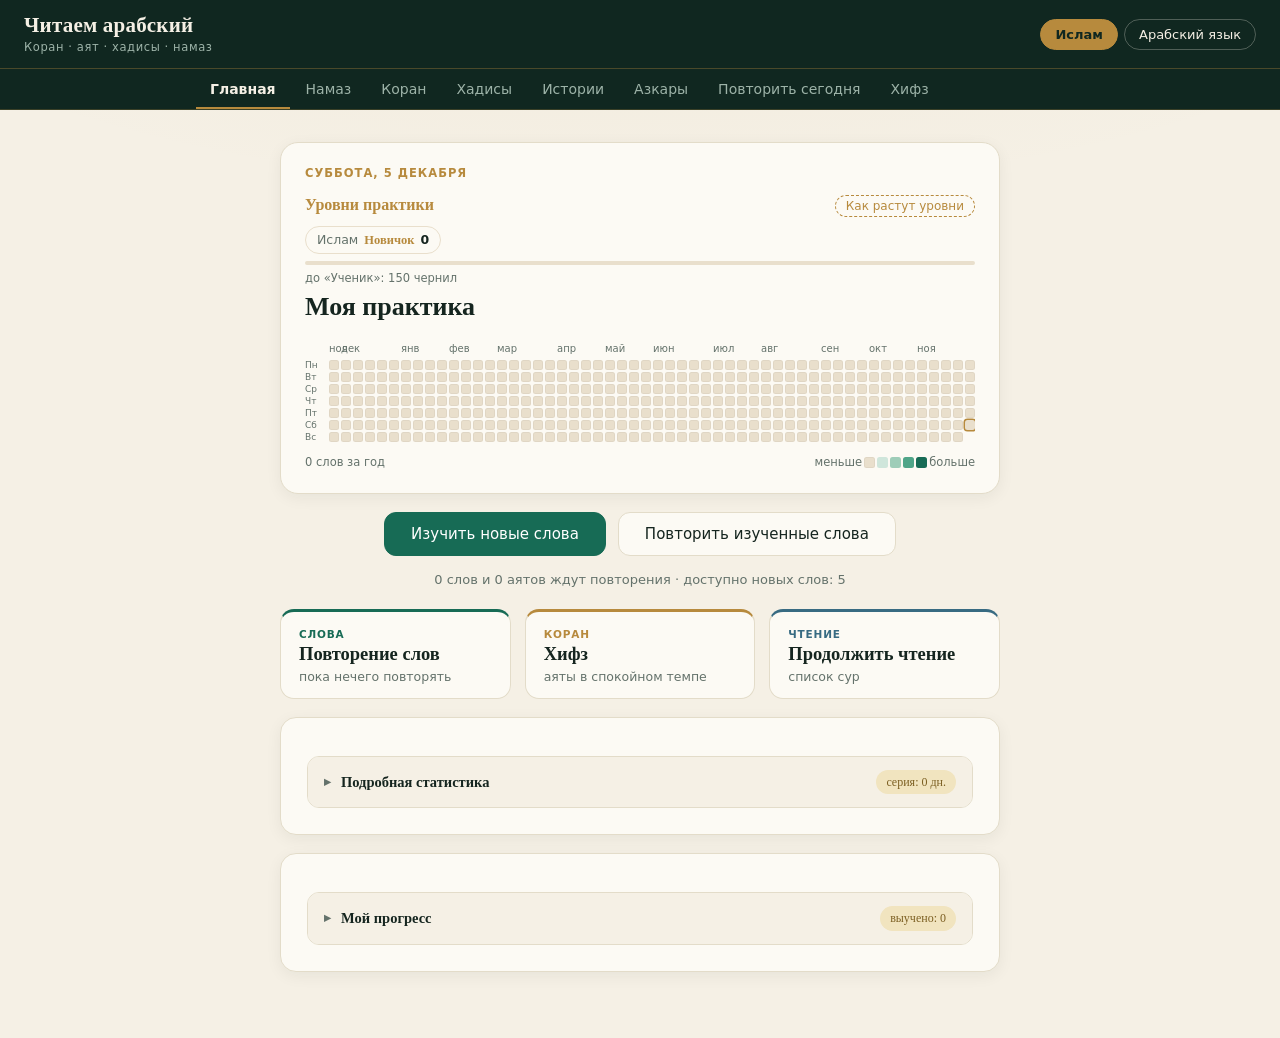
<file: index.html>
﻿<!DOCTYPE html>
<html lang="ru">
<head>
<meta charset="UTF-8">
<meta name="viewport" content="width=device-width, initial-scale=1.0">
<title>Читаем арабский — тренажёр чтения</title>
<link rel="stylesheet" href="css/style.css">
</head>
<body>

  <div class="sticky-top">
  <header class="topbar">
    <div class="topbar-brand" onclick="switchTo('home')" role="button" tabindex="0" title="На главную">
      <h1 class="logo">Читаем арабский</h1>
      <p class="logo-sub">Коран · арабский · ежедневная практика</p>
    </div>
    <div class="mode-switch" role="tablist" aria-label="Режим обучения">
      <button class="mode-btn active" data-mode="islam" role="tab" aria-selected="true" onclick="setMode('islam')">Ислам</button>
      <button class="mode-btn" data-mode="arabic" role="tab" aria-selected="false" onclick="setMode('arabic')">Арабский язык</button>
    </div>
  </header>

  <nav class="subnav" aria-label="Разделы">
    <div class="subnav-inner">
      <button class="nav-tab" data-section="home">Главная</button>
      <button class="nav-tab" data-section="routes">Намаз</button>
      <button class="nav-tab active" data-section="quran">Коран</button>
      <button class="nav-tab" data-section="hadith">Хадисы</button>
      <button class="nav-tab" data-section="stories">Истории</button>
      <button class="nav-tab" data-section="adhkar">Азкары</button>
      <button class="nav-tab" data-section="review">Повторить сегодня <span class="nav-badge hidden" id="srsNavBadge"></span></button>
      <button class="nav-tab" data-section="hifz">Хифз <span class="nav-badge hidden" id="hifzNavBadge"></span></button>
      <button class="nav-tab hidden" data-section="huna1">Хуна Арабия 1 Том</button>
      <button class="nav-tab hidden" data-section="huna2">Хуна Арабия 2 Том</button>
      <button class="nav-tab hidden" data-section="words">Слова</button>
      <button class="nav-tab hidden" data-section="games">Игры</button>
      <button class="nav-tab hidden" data-section="grammar">Грамматика</button>
    </div>
  </nav>
  </div>

  <!-- ЭКРАН 0: Главная — ежедневный план -->
  <main id="screen-home" class="screen">
    <div id="homeDashboard"></div>
  </main>

  <!-- ЭКРАН 0б: Намаз — путь понимания молитвы -->
  <main id="screen-routes" class="screen hidden">
    <h2 class="section-title">Намаз — понимать и заучивать молитву</h2>
    <div id="routesDashboard"></div>
  </main>

  <!-- ЭКРАН 1: Список сур (раздел «Коран») -->
  <main id="screen-list" class="screen">
    <h2 class="section-title">Коран</h2>
    <div id="storyList" class="story-grid"></div>
  </main>

  <!-- ЭКРАН 1б: Хадисы -->
  <main id="screen-hadith" class="screen hidden">
    <h2 class="section-title">Хадисы</h2>
    <div id="hadithList" class="story-grid"></div>
  </main>

  <!-- ЭКРАН 1б-2: Истории -->
  <main id="screen-stories" class="screen hidden">
    <h2 class="section-title">Истории</h2>
    <div id="storiesList" class="story-grid"></div>
  </main>

  <!-- ЭКРАН 1б-3: Азкары -->
  <main id="screen-adhkar" class="screen hidden">
    <h2 class="section-title">Азкары — поминание Аллаха</h2>
    <div id="adhkarList" class="story-grid"></div>
  </main>

  <!-- ЭКРАН 1в: Изучение слов -->
  <main id="screen-study" class="screen hidden">
    <h2 class="section-title">Изучение слов</h2>
    <div class="study-panel">
      <div id="studySetup">
        <label class="study-label">Источник слов</label>
        <select id="studySource" class="study-select"></select>
        <div id="studyFormatRow" class="hidden">
          <label class="study-label">Формат</label>
          <select id="studyFormat" class="study-select">
            <option value="choice">Выбор из вариантов</option>
            <option value="cards">Флеш-карточки (самооценка)</option>
          </select>
        </div>
        <button id="studyStartBtn" class="ctrl-btn primary wide">Начать</button>
        <p class="study-hint">Выбирайте правильный вариант из нескольких. Пять верных ответов подряд — слово считается выученным и больше не встречается в тренировке (остаётся в разделе «Повторить сегодня»). Сессия — не более 20 вопросов; каждые 5 слов — сборка аята из слов.</p>
      </div>
      <div id="studyGame" class="hidden">
        <div class="study-top">
          <div class="study-top-info">
            <div id="studySourceName" class="study-source-name"></div>
            <div class="study-progress">
              <span id="studyProgressText"></span>
              <span id="studyScoreText"></span>
            </div>
          </div>
          <button class="study-exit" id="studyExitBtn" title="Прервать тренировку">✕ Прервать</button>
        </div>
        <div id="studyStage"></div>
      </div>
    </div>
  </main>

  <!-- ЭКРАН 1г: Повторить сегодня (интервальное повторение) -->
  <main id="screen-review" class="screen hidden">
    <h2 class="section-title">Повторить сегодня</h2>
    <div class="study-panel" id="srsOverviewPanel"></div>
    <div class="study-panel hidden" id="srsSessionPanel">
      <div class="study-progress">
        <span id="srsProgressText"></span>
        <button class="study-exit" id="srsExitBtn" title="Прервать повторение">✕ Прервать</button>
        <span id="srsScoreText"></span>
      </div>
      <div id="srsStage"></div>
    </div>
  </main>

  <!-- ЭКРАН 1д: Хифз — заучивание Корана -->
  <main id="screen-hifz" class="screen hidden">
    <h2 class="section-title">Хифз — заучивание Корана</h2>
    <div class="study-panel" id="hifzSetupPanel">
      <h3 class="study-panel-title">Выбор аятов и режима</h3>
      <div id="hifzSetupForm"></div>
    </div>
    <div class="study-panel" id="hifzOverviewPanel">
      <h3 class="study-panel-title">Мой хифз</h3>
      <div id="hifzDashboard"></div>
    </div>
    <div class="study-panel hidden" id="hifzSessionPanel">
      <div class="study-progress">
        <span id="hifzProgressText"></span>
        <button class="study-exit" id="hifzExitBtn" title="Выйти из сессии">✕ Выйти</button>
        <span id="hifzScoreText"></span>
      </div>
      <div id="hifzStage"></div>
    </div>
  </main>

  <!-- ЭКРАН 1е: Хуна Арабия — Том 1 -->
  <main id="screen-huna1" class="screen hidden">
    <h2 class="section-title">Хуна Арабия — Том 1</h2>
    <div id="huna1List" class="book-list"></div>
  </main>

  <!-- ЭКРАН 1е-2: Хуна Арабия — Том 2 -->
  <main id="screen-huna2" class="screen hidden">
    <h2 class="section-title">Хуна Арабия — Том 2</h2>
    <div id="huna2List" class="book-list"></div>
  </main>

  <!-- ЭКРАН 1е-3: Грамматика -->
  <main id="screen-grammar" class="screen hidden">
    <h2 class="section-title">Грамматика</h2>
    <div class="words-bar">
      <button type="button" class="fold-all-btn" id="grammarFoldAll">Развернуть все</button>
    </div>
    <div id="grammarList" class="grammar-groups"></div>
  </main>

  <!-- ЭКРАН 1е-4: Заметка грамматики -->
  <main id="screen-grammar-note" class="screen hidden">
    <button class="back-btn" id="grammarBackBtn">← К списку грамматики</button>
    <h2 id="grammarNoteTitle" class="story-title-ru"></h2>
    <div id="grammarNoteBody" class="grammar-body"></div>
  </main>

  <!-- ЭКРАН 1е-5: Слова (Том → Глава → слова со статусом изучения) -->
  <main id="screen-words" class="screen hidden">
    <h2 class="section-title">Слова</h2>
    <div class="words-bar">
      <div class="words-books" id="wordsBooks" role="tablist" aria-label="Том"></div>
      <input id="wordsSearch" class="words-search" type="search" placeholder="Поиск слова или перевода…" aria-label="Поиск слова">
      <div class="words-filters" id="wordsFilters"></div>
      <button type="button" class="fold-all-btn" id="wordsFoldAll">Развернуть все</button>
    </div>
    <div id="wordsSummary" class="words-summary"></div>
    <div id="wordsBody" class="words-body"></div>
  </main>

  <!-- ЭКРАН 1е-6: Игры (Мемори+) -->
  <main id="screen-games" class="screen hidden">
    <h2 class="section-title">Игры</h2>

    <div id="gamesHub" class="games-hub">
      <div class="game-card">
        <div class="game-card-head">
          <span class="game-ico" aria-hidden="true">🃏</span>
          <div>
            <h3 class="game-title">Мемори+</h3>
            <div class="game-sub">Найдите пары «слово ↔ перевод», затем соберите слова по переводу</div>
          </div>
        </div>
        <div class="game-opts">
          <label class="game-opt">Источник
            <select id="memSource"></select>
          </label>
          <label class="game-opt">Размер
            <select id="memSize">
              <option value="6" selected>6 пар</option>
              <option value="8">8 пар</option>
            </select>
          </label>
        </div>
        <div class="game-foot">
          <span class="game-record" id="memRecord">Рекорда пока нет</span>
          <button type="button" class="ctrl-btn primary" id="memStart">Играть</button>
        </div>
      </div>

      <div class="game-card">
        <div class="game-card-head">
          <span class="game-ico" aria-hidden="true">🌱</span>
          <div>
            <h3 class="game-title">Корень</h3>
            <div class="game-sub">Трёхбуквенный корень — ключ к арабской лексике: «найди корень» (10 слов) или «собери семейство» (3 раунда)</div>
          </div>
        </div>
        <div class="game-opts">
          <label class="game-opt">Источник
            <select id="rootSource"></select>
          </label>
          <label class="game-opt">Режим
            <select id="rootMode">
              <option value="quiz">Найди корень слова</option>
              <option value="family">Собери семейство</option>
            </select>
          </label>
        </div>
        <div class="game-foot">
          <span class="game-record" id="rootRecord">Рекорда пока нет</span>
          <button type="button" class="ctrl-btn primary" id="rootStart">Играть</button>
        </div>
      </div>

      <div class="game-card">
        <div class="game-card-head">
          <span class="game-ico" aria-hidden="true">▢</span>
          <div>
            <h3 class="game-title">Клоуз</h3>
            <div class="game-sub">Пропуск в реальном предложении: выберите слово, которое там было (10 предложений)</div>
          </div>
        </div>
        <div class="game-opts">
          <label class="game-opt">Источник
            <select id="clozeSource"></select>
          </label>
        </div>
        <div class="game-foot">
          <span class="game-record" id="clozeRecord">Рекорда пока нет</span>
          <button type="button" class="ctrl-btn primary" id="clozeStart">Играть</button>
        </div>
      </div>
    </div>

    <div id="memoryGame" class="memory-game hidden">
      <div class="mem-head">
        <div class="mem-hud">
          <span id="memTimer">0:00</span><span class="mem-dot">·</span><span id="memMoves">0 ходов</span><span class="mem-dot">·</span><span id="memPairs">0/6</span>
        </div>
        <div class="mem-head-right">
          <span class="mem-best hidden" id="memBest"></span>
          <button type="button" class="ctrl-btn small" id="memQuit">Выйти</button>
        </div>
      </div>

      <div class="mem-board" id="memBoard"></div>

      <div id="memRecall" class="mem-recall hidden">
        <div class="recall-progress" id="recallProgress"></div>
        <div class="recall-ru" id="recallRu"></div>
        <div class="recall-slot" id="recallSlot"></div>
        <div class="recall-letters" id="recallLetters"></div>
        <div class="recall-actions">
          <button type="button" class="ctrl-btn small" id="recallClear">Сброс</button>
        </div>
        <div class="recall-msg" id="recallMsg"></div>
      </div>

      <div id="memResult" class="mem-result hidden"></div>
    </div>

    <div id="rootGame" class="memory-game hidden">
      <div class="mem-head">
        <div class="mem-hud">
          <span id="rootTimer">0:00</span><span class="mem-dot">·</span><span id="rootScore">0 из 10</span><span class="mem-dot">·</span><span id="rootProgress">1/10</span>
        </div>
        <div class="mem-head-right">
          <span class="mem-best hidden" id="rootBest"></span>
          <button type="button" class="ctrl-btn small" id="rootQuit">Выйти</button>
        </div>
      </div>

      <div id="rootQuiz" class="root-quiz hidden">
        <div class="root-word" id="rootWord" dir="rtl"></div>
        <div class="root-word-ru" id="rootWordRu"></div>
        <div class="root-options" id="rootOptions"></div>
        <div class="root-msg" id="rootMsg"></div>
      </div>

      <div id="rootFamily" class="root-family hidden">
        <div class="root-family-head">Соберите все слова с корнем <b id="rootFamilyKey" dir="rtl"></b></div>
        <div class="root-family-grid" id="rootFamilyGrid"></div>
        <div class="root-msg" id="rootFamilyMsg"></div>
      </div>

      <div id="rootResult" class="mem-result hidden"></div>
    </div>

    <div id="clozeGame" class="memory-game hidden">
      <div class="mem-head">
        <div class="mem-hud">
          <span id="clozeTimer">0:00</span><span class="mem-dot">·</span><span id="clozeScore">0 из 10</span><span class="mem-dot">·</span><span id="clozeProgress">1/10</span>
        </div>
        <div class="mem-head-right">
          <span class="mem-best hidden" id="clozeBest"></span>
          <button type="button" class="ctrl-btn small" id="clozeQuit">Выйти</button>
        </div>
      </div>

      <div class="cloze-quiz">
        <div class="cloze-sentence" id="clozeSentence" dir="rtl"></div>
        <div class="cloze-ru" id="clozeRu"></div>
        <div class="cloze-options" id="clozeOptions"></div>
        <div class="cloze-after hidden" id="clozeAfter"></div>
        <div class="root-msg" id="clozeMsg"></div>
      </div>

      <div id="clozeResult" class="mem-result hidden"></div>
    </div>
  </main>

  <!-- ЭКРАН 2: Чтение истории -->
  <main id="screen-reader" class="screen hidden">
    <button class="back-btn" id="readerBackBtn" onclick="goHome()">← К списку историй</button>
    <h2 id="storyTitleAr" class="story-title-ar"></h2>
    <h3 id="storyTitleRu" class="story-title-ru"></h3>
    <div id="storyIntro" class="story-intro hidden"></div>

    <div class="harakat-controls" id="harakatControls">
      <span class="hc-label">Огласовки:</span>
      <button class="hc-btn" data-h="full" title="Оригинальный текст с полными огласовками">полные</button>
      <button class="hc-btn" data-h="partial" title="Видны только шадда и сукун — падежные окончания скрыты">частичные</button>
      <button class="hc-btn" data-h="none" title="Текст без огласовок — тренировка чтения">без огласовок</button>
    </div>

    <div class="player-bar">
      <button id="btnPrev" class="player-btn" title="Предыдущая реплика" aria-label="Предыдущая реплика">⏮</button>
      <button id="btnPlayPause" class="player-btn primary" title="Воспроизвести или приостановить" aria-label="Воспроизвести или приостановить">▶</button>
      <button id="btnStop" class="player-btn" title="Остановить" aria-label="Остановить воспроизведение">■</button>
      <button id="btnNext" class="player-btn" title="Следующая реплика" aria-label="Следующая реплика">⏭</button>
      <div class="player-time">
        <span id="timeCurrent">0:00</span>
        <input type="range" id="seekBar" min="0" max="100" value="0" step="0.1">
        <span id="timeTotal">0:00</span>
      </div>
      <label class="speed-control reciter-control">
        Чтец:
        <select id="reciterSelect"></select>
      </label>
      <label class="speed-control">
        Скорость:
        <select id="speedSelect">
          <option value="0.75">0.75×</option>
          <option value="1" selected>1×</option>
          <option value="1.25">1.25×</option>
        </select>
      </label>
    </div>
    <audio id="audioPlayer" preload="none"></audio>

    <div id="playerStatus" class="recognition-status hidden"></div>

    <div class="basmala-block">
      <div class="basmala-ar" id="basmalaAr" lang="ar" dir="rtl"></div>
      <div class="basmala-ru" id="basmalaRu"></div>
    </div>

    <div id="storyText" class="story-text"></div>

    <div id="surahNav" class="surah-nav hidden"></div>

    <div id="readerStudy" class="reader-study"></div>

    <div class="legend">
      <span class="legend-item"><span class="dot dot-new"></span> новое слово</span>
      <span class="legend-item"><span class="dot dot-seen"></span> наведено курсором</span>
      <span class="legend-item"><span class="dot dot-known"></span> изучено (клик)</span>
      <span class="legend-item"><span class="dot dot-speaking"></span> сейчас звучит</span>
    </div>

    <div class="rec-panel">
      <div class="rec-buttons">
        <button class="ctrl-btn small" id="recToggleBtn">Записать моё чтение</button>
        <button class="ctrl-btn small hidden" id="recPlayBtn">▶ Прослушать себя</button>
        <button class="ctrl-btn small hidden" id="recDeleteBtn">Удалить запись</button>
      </div>
      <span id="recStatus" class="rec-status"></span>
      <p class="rec-hint">Запись остаётся только на вашем устройстве и никуда не отправляется. Это не проверка правильности чтения или таджвида — только возможность услышать себя и сравнить с чтецом.</p>
    </div>
  </main>

  <!-- Карточка слова -->
  <div id="wordCard" class="word-card hidden" role="dialog" aria-modal="true" aria-label="Карточка слова">
    <button class="word-card-close" onclick="closeWordCard()" aria-label="Закрыть карточку слова">✕</button>
    <div class="word-card-ar" id="wcAr" lang="ar" dir="rtl"></div>
    <div class="word-card-tr" id="wcTr"></div>
    <div class="word-card-row"><span class="label">Перевод:</span> <span id="wcRu"></span></div>
    <div class="word-card-row"><span class="label">Часть речи:</span> <span id="wcPos"></span></div>
    <div class="word-card-row"><span class="label">Корень:</span> <span id="wcRoot" class="arabic-inline"></span></div>
    <div class="word-card-row"><span class="label">Повторение:</span> <span id="wcSrs">—</span></div>
    <div class="word-card-row def"><span class="label">Объяснение:</span> <span id="wcDef"></span></div>
    <div class="word-card-actions">
      <button class="ctrl-btn small primary" id="wcSrsAction">Добавить в повторение</button>
      <button class="ctrl-btn small hidden" id="wcOccBtn"></button>
      <button class="ctrl-btn small hidden" id="wcRootBtn">Слова с этим корнем</button>
      <button class="ctrl-btn small" id="wcPlayBtn">Прослушать слово</button>
    </div>
  </div>

  <!-- Модальный список (вхождения слова / слова с корнем) -->
  <div id="listModal" class="word-card list-modal hidden" role="dialog" aria-modal="true" aria-label="Список">
    <button class="word-card-close" onclick="closeListModal()" aria-label="Закрыть список">✕</button>
    <h3 class="lm-title" id="lmTitle" lang="ar" dir="rtl"></h3>
    <p class="lm-note" id="lmNote"></p>
    <div class="lm-body" id="lmBody"></div>
  </div>
  <!-- Окно «Уровни и золотые чернила» -->
  <div id="levelsModal" class="word-card levels-modal hidden" role="dialog" aria-modal="true" aria-label="Уровни и золотые чернила">
    <button class="word-card-close" onclick="closeLevelsModal()" aria-label="Закрыть окно уровней">✕</button>
    <h3 class="lm-title" id="levelsTitle">Уровни пути писца</h3>
    <div class="lv-body" id="levelsBody"></div>
  </div>
  <div id="overlay" class="overlay hidden" onclick="closeWordCard()"></div>

  <!-- Легковесная подсказка при наведении -->
  <div id="tooltip" class="tooltip hidden"></div>

  <script src="js/data.js"></script>
  <script src="js/data-juz30.js"></script>
  <script src="js/data-fatiha.js"></script>
  <script src="js/data-hadith.js"></script>
  <script src="js/data-namaz.js"></script>
  <script src="js/data-vault.js"></script>
  <script src="js/data-vault-words.js"></script>
  <script src="js/data-adhkar.js"></script>
  <script src="js/data-huna.js"></script>
  <script src="js/util.js"></script>
  <script src="js/mode.js"></script>
  <script src="js/ink.js"></script>
<script src="js/srs-core.js"></script>
<script src="js/words-core.js"></script>
<script src="js/games-core.js"></script>
<script src="js/word-index.js"></script>
  <script src="js/srs.js"></script>
  <script src="js/hifz.js"></script>
  <script src="js/dashboard.js"></script>
  <script src="js/routes.js"></script>
  <script src="js/app.js"></script>
<script src="js/games.js"></script>
</body>
</html>
</file>
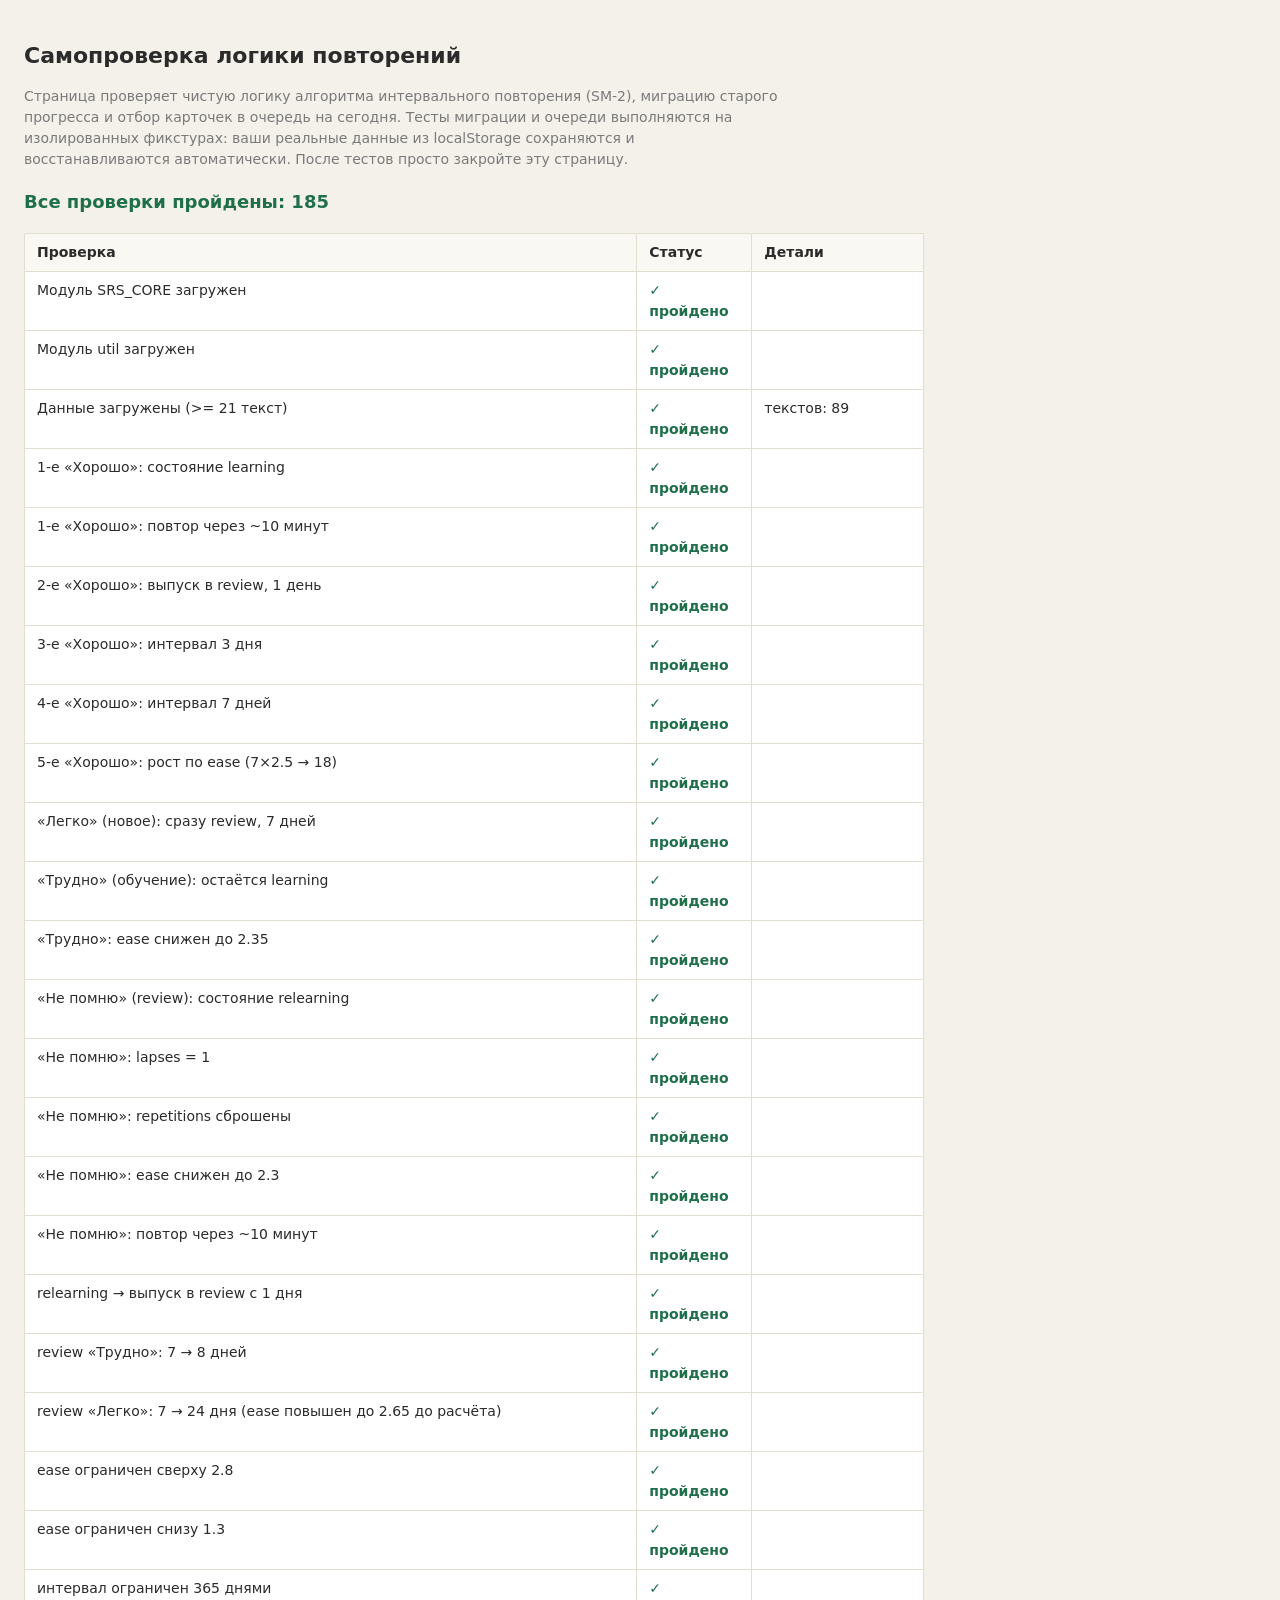
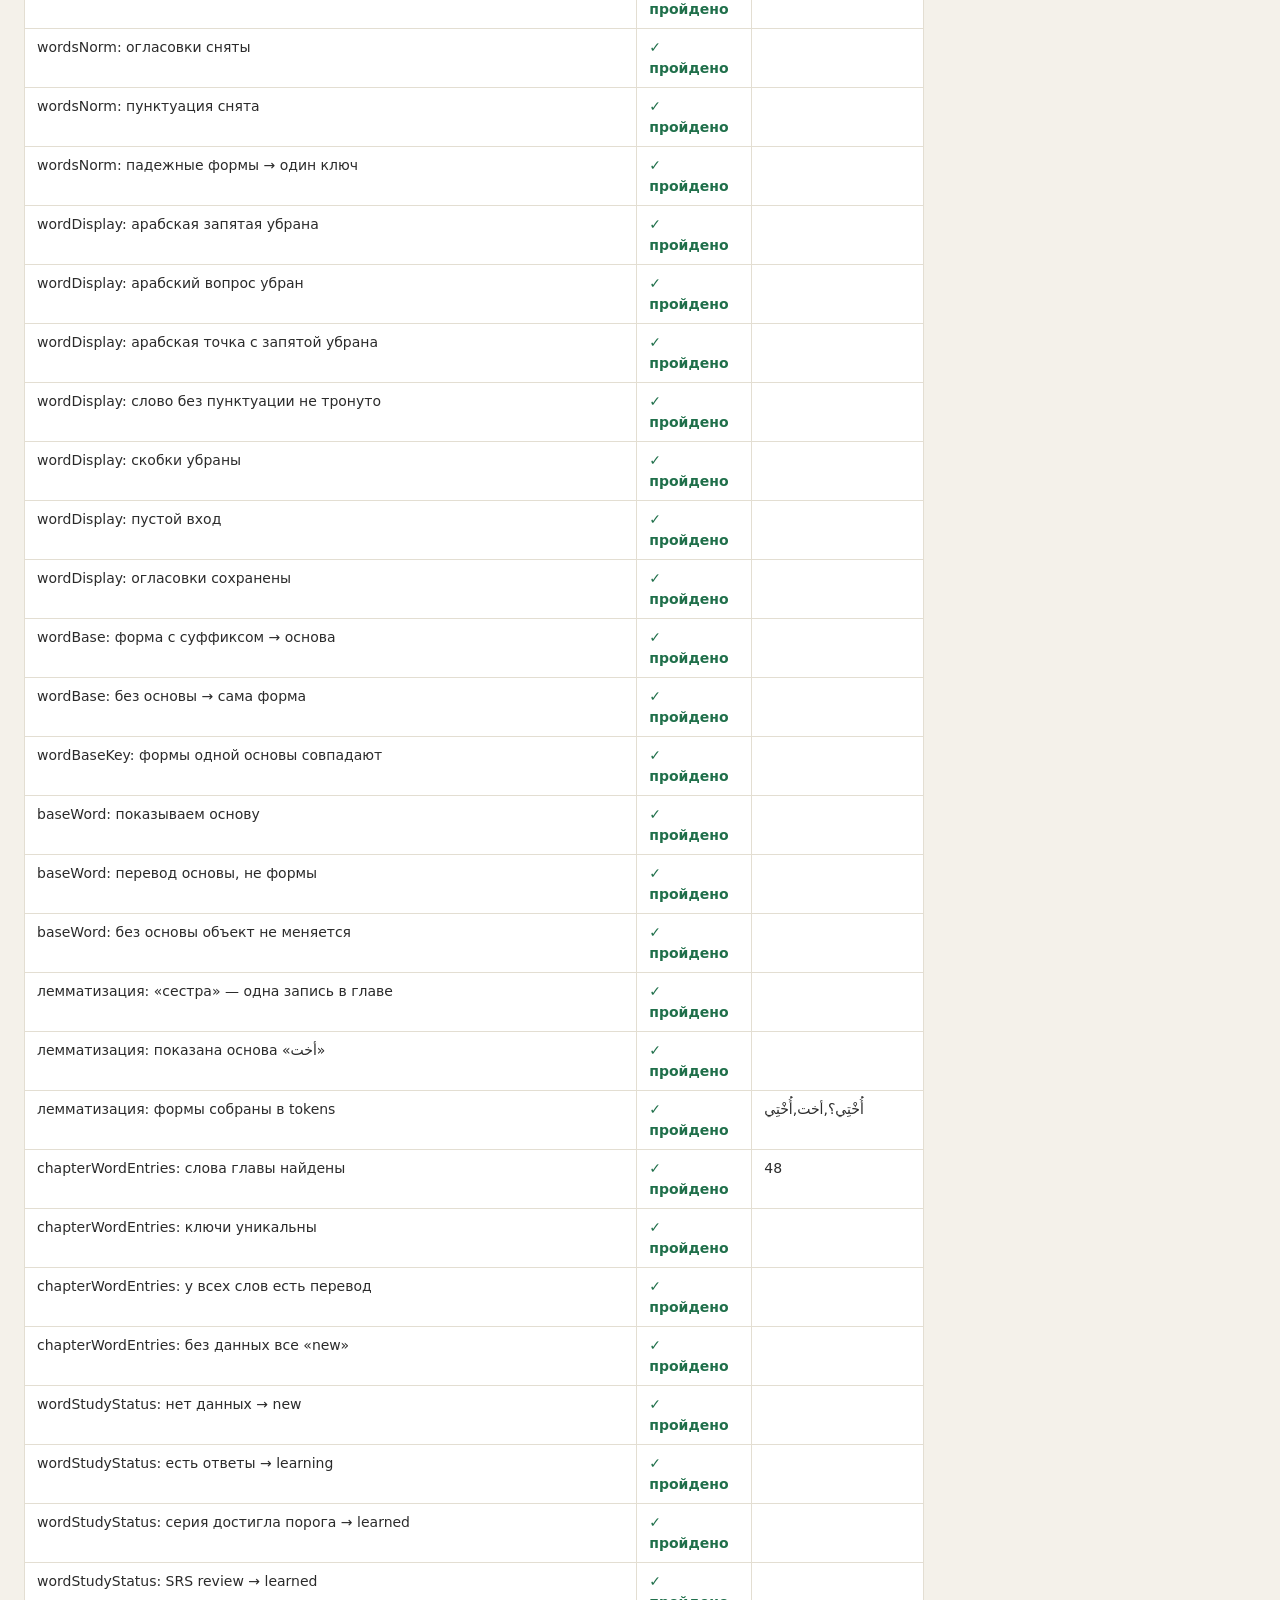
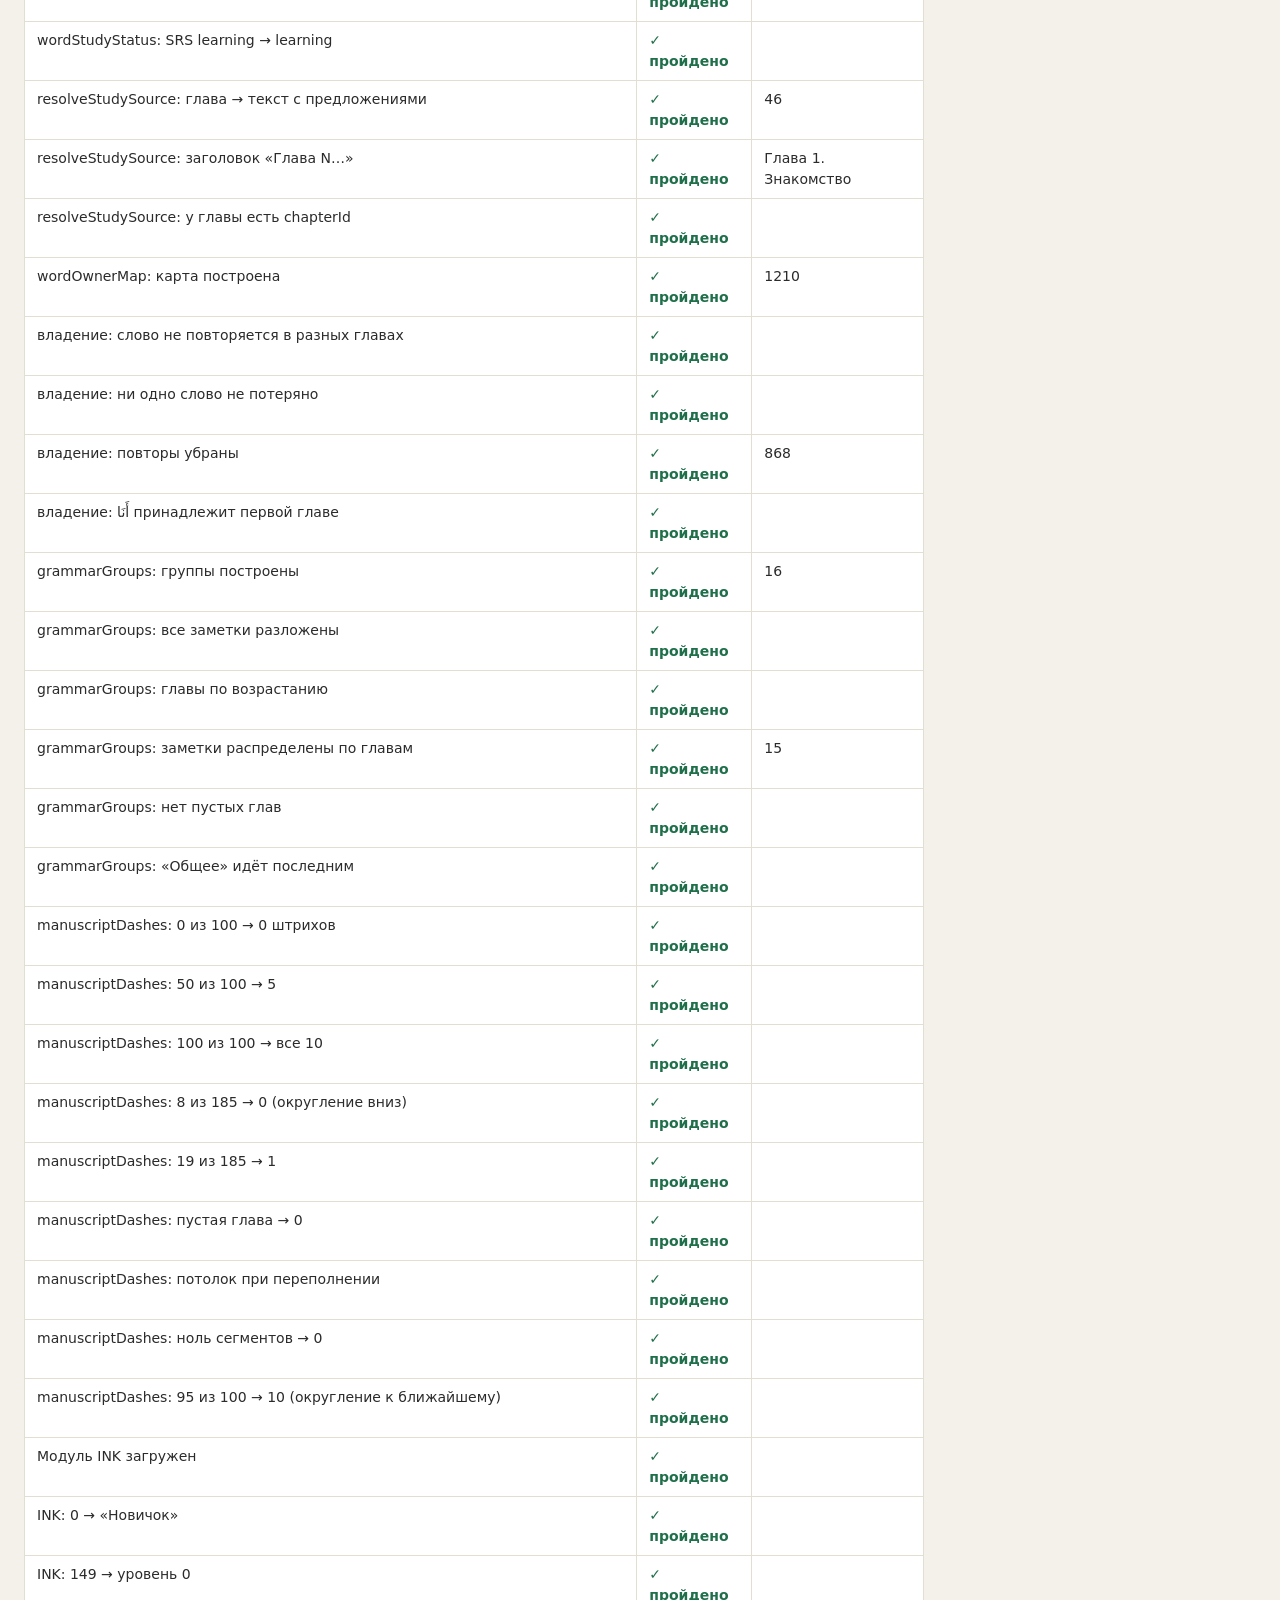
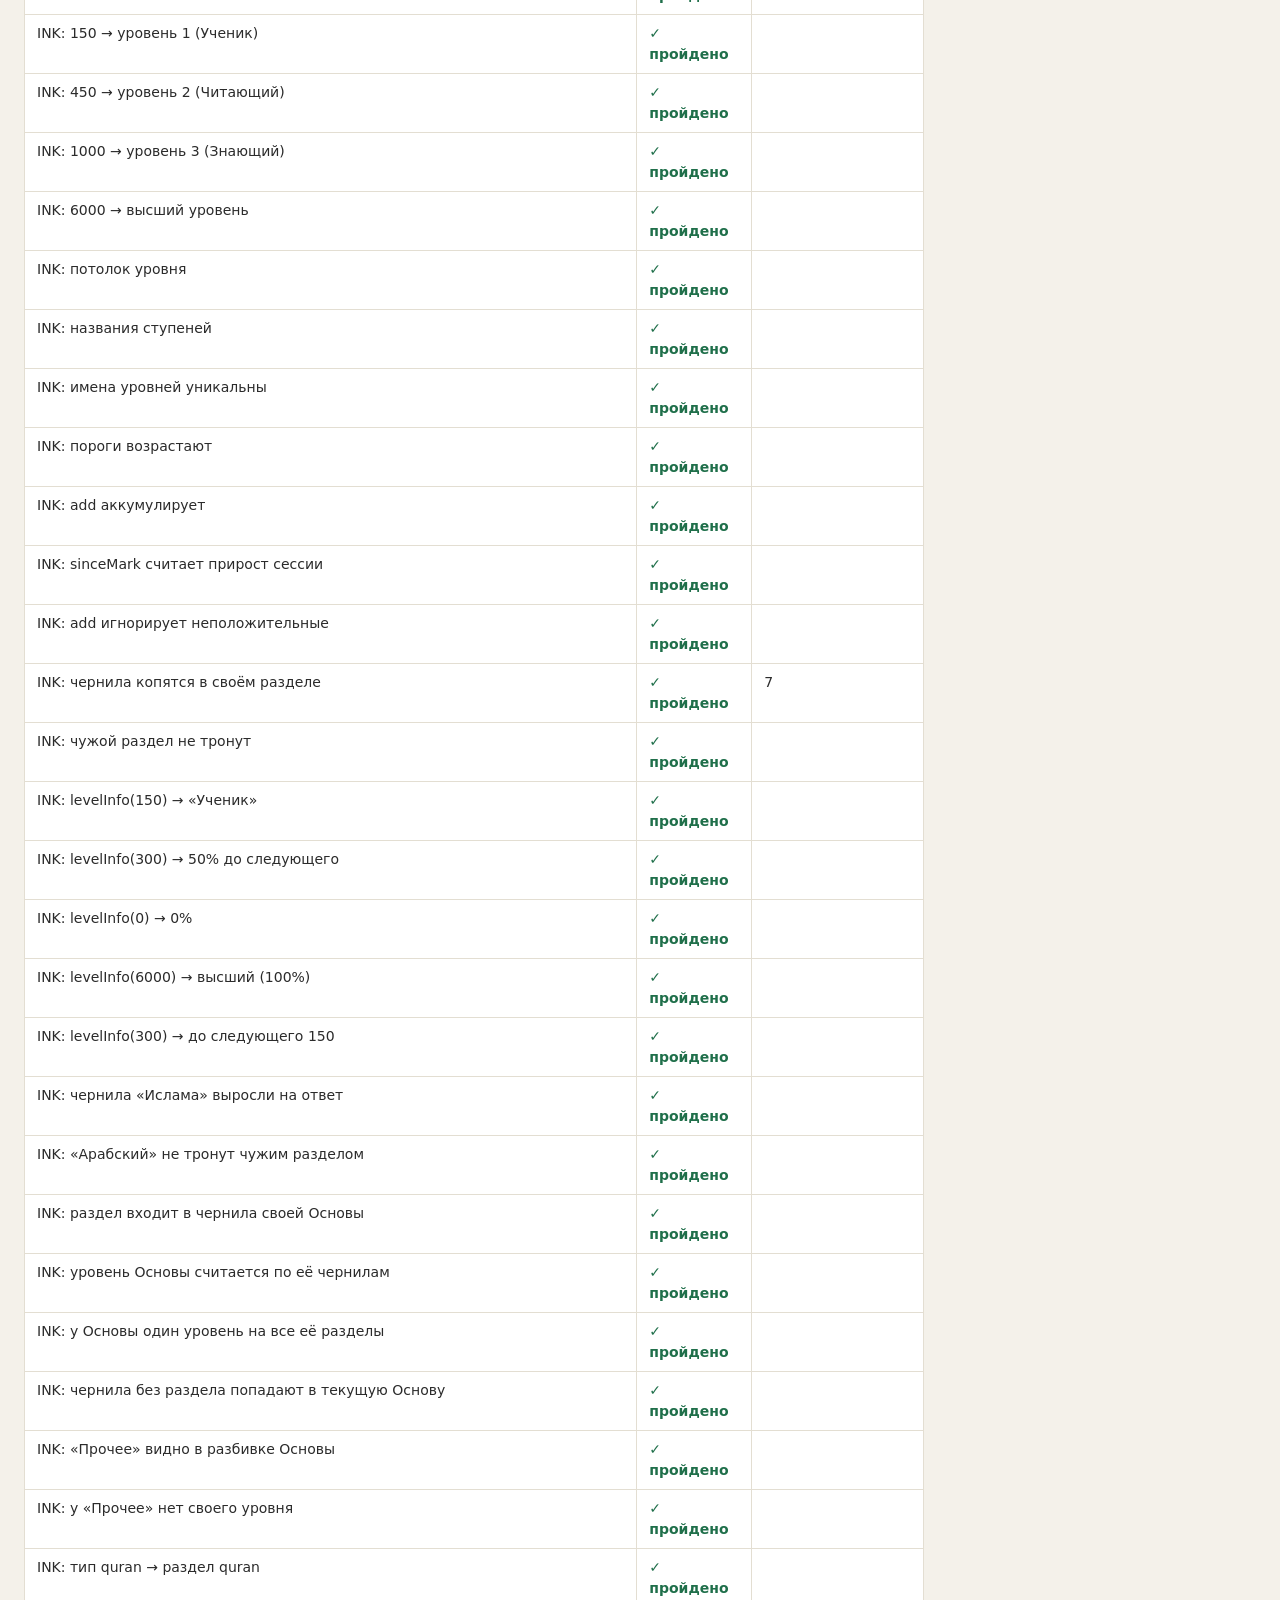
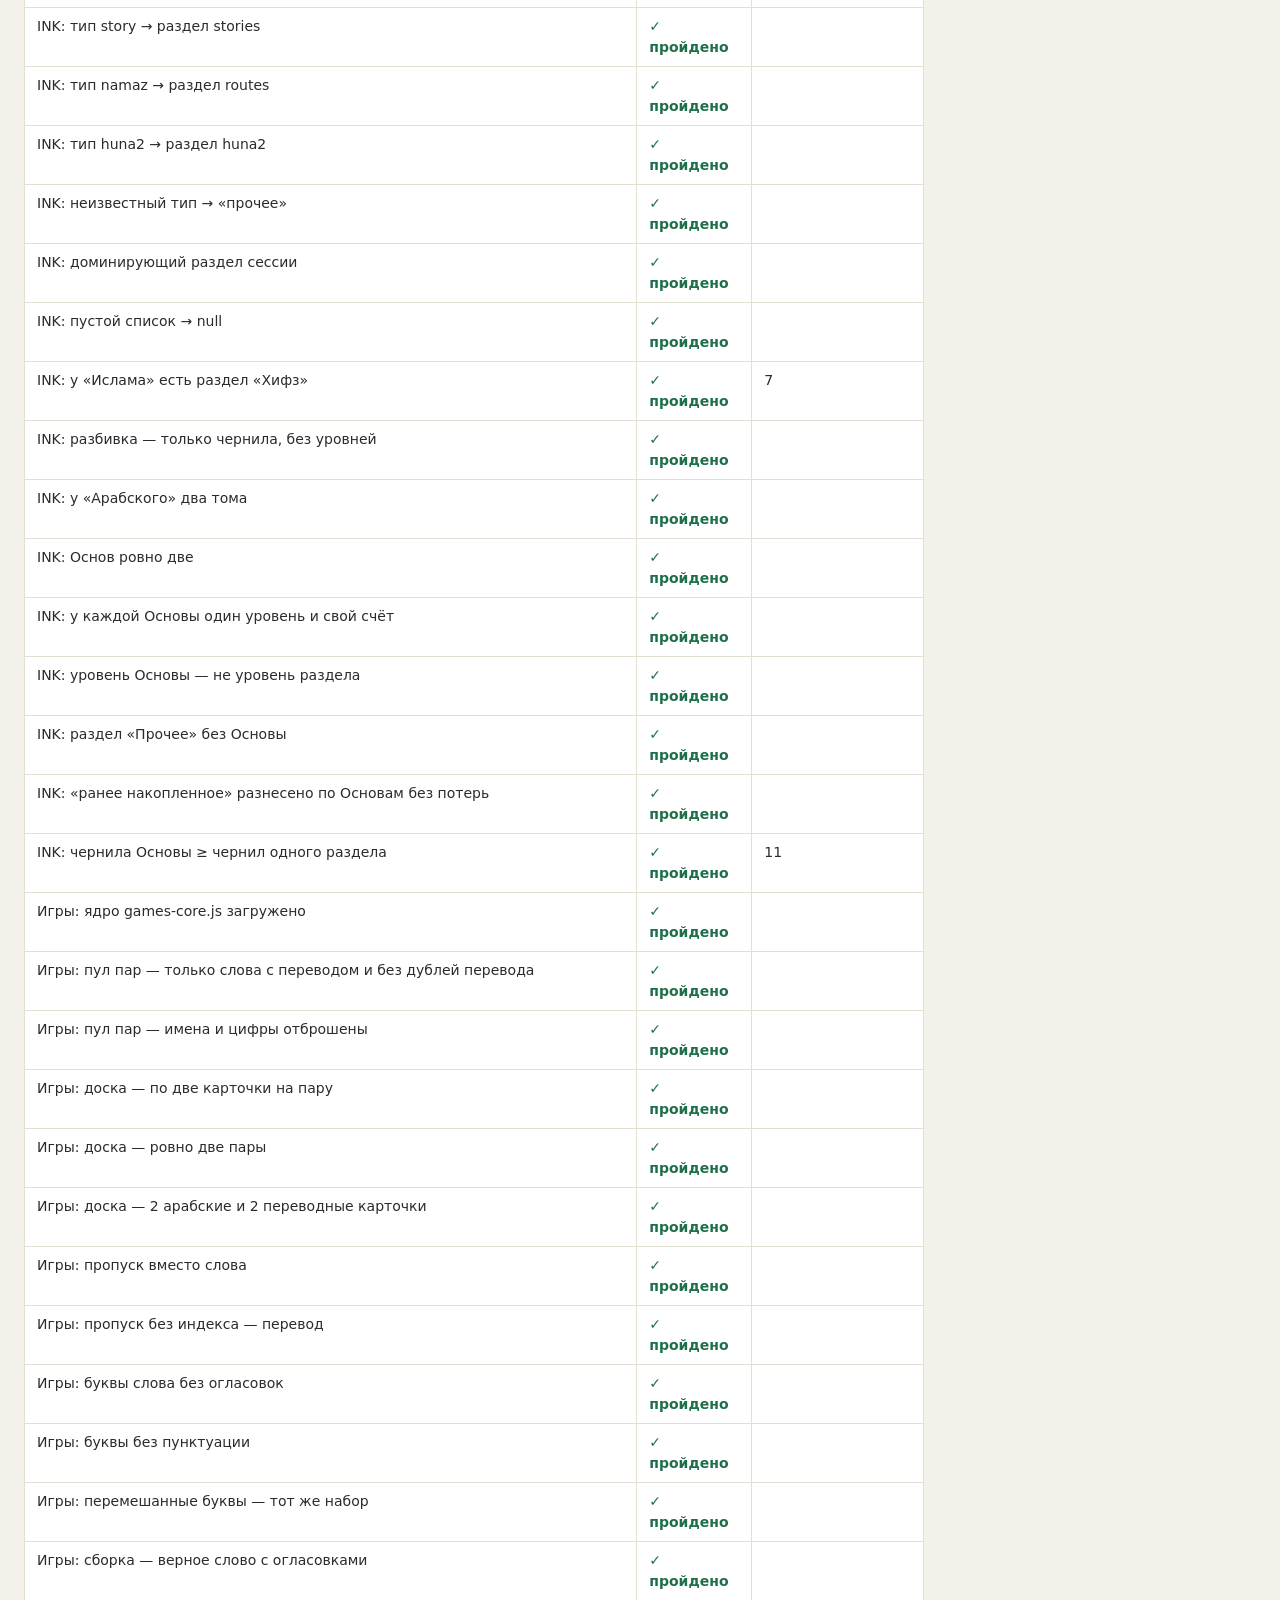
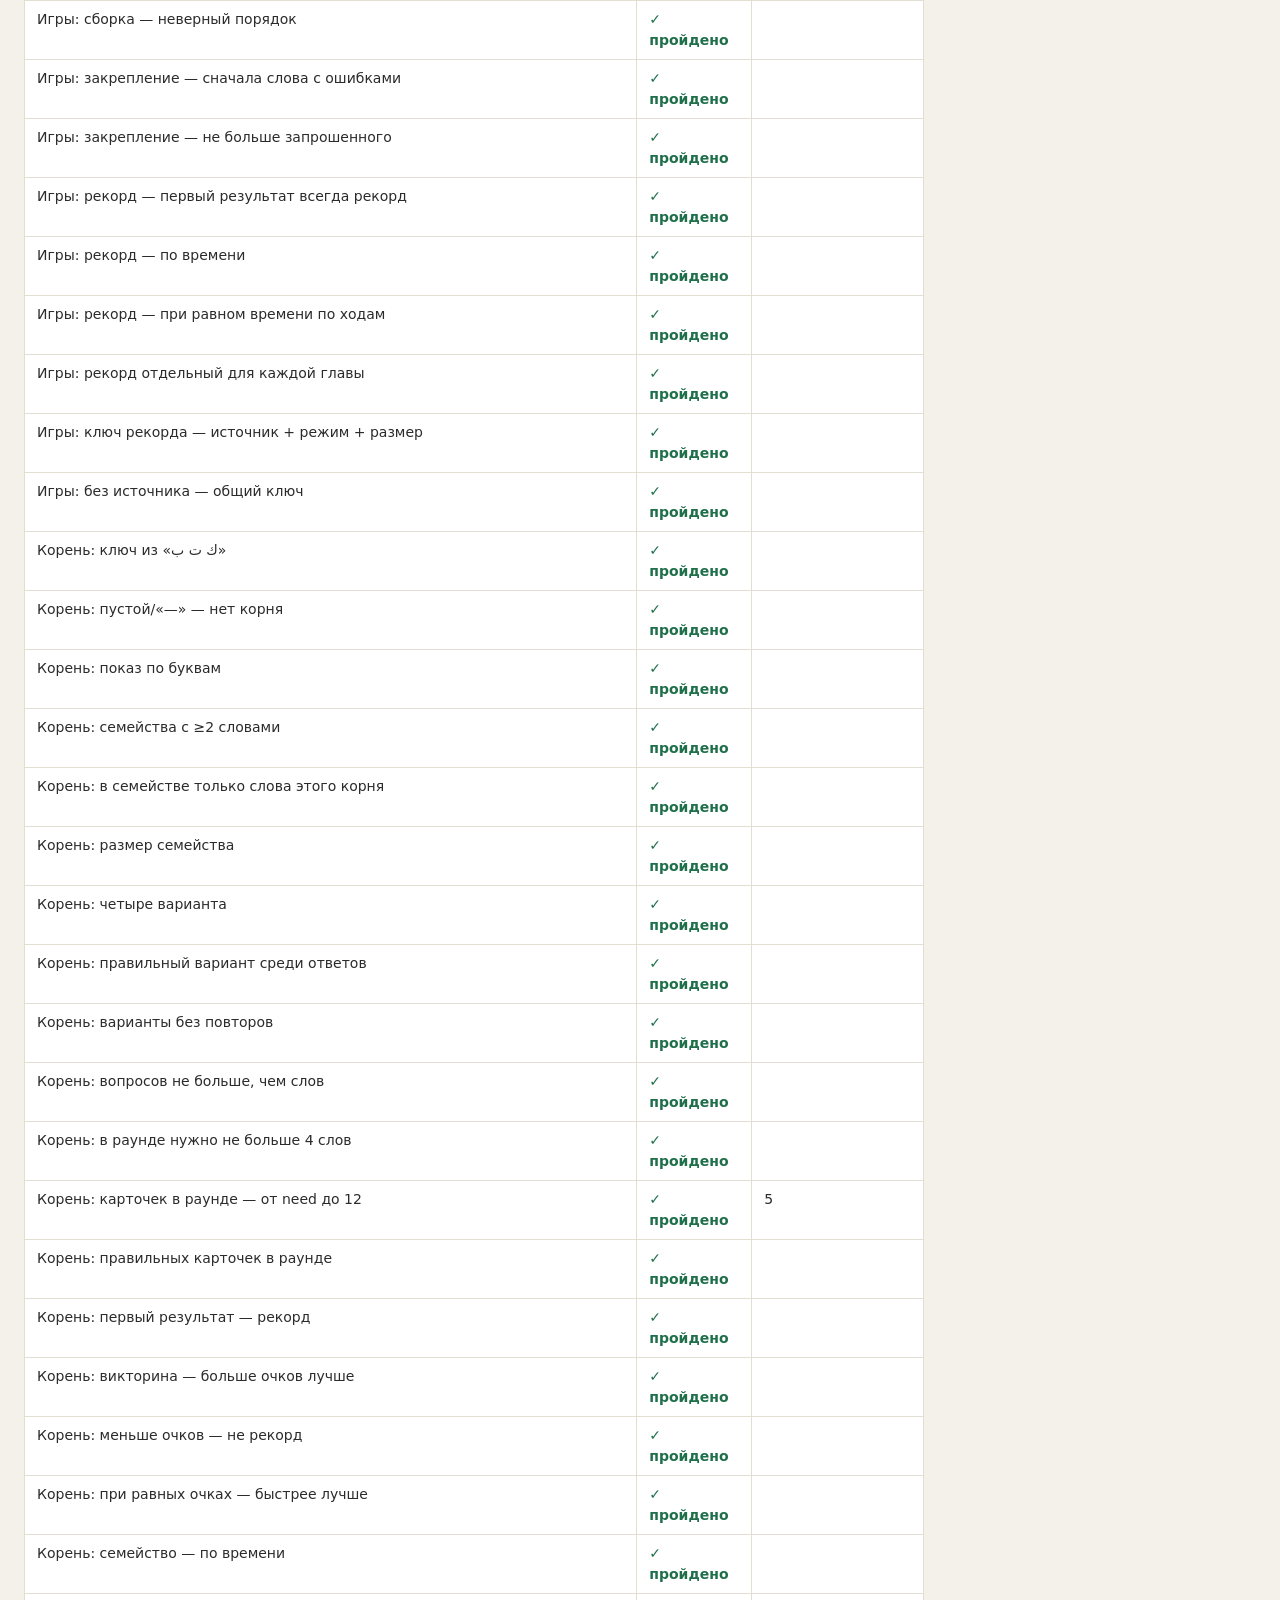
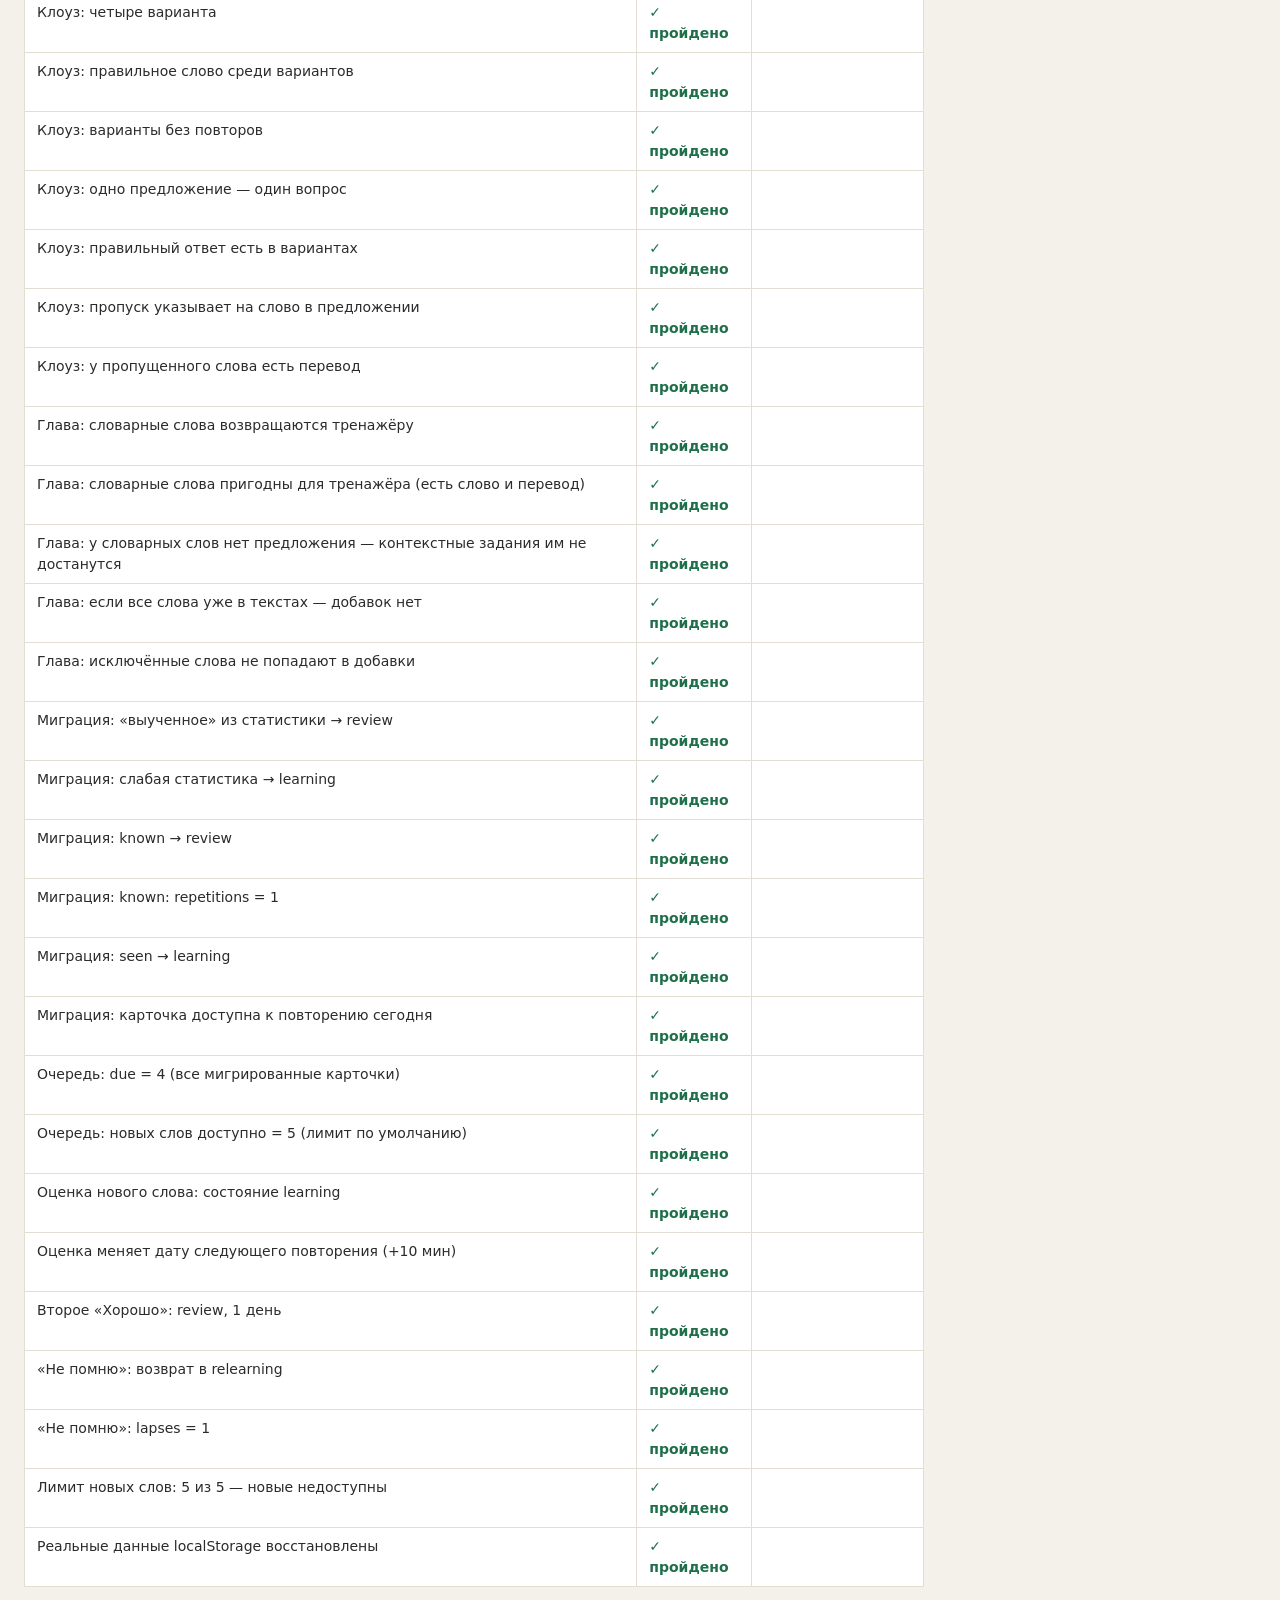
<file: selftest.html>
<!DOCTYPE html>
<html lang="ru">
<head>
<meta charset="UTF-8">
<meta name="viewport" content="width=device-width, initial-scale=1.0">
<title>Самопроверка — Читаем арабский</title>
<style>
  body { font-family: "Segoe UI", system-ui, sans-serif; background: #f4f1ea; color: #2b2b2b; margin: 0; padding: 24px; line-height: 1.5; }
  h1 { font-size: 22px; }
  .note { font-size: 14px; color: #7a7a7a; max-width: 760px; }
  #summary { font-size: 18px; font-weight: 700; margin: 18px 0; }
  #summary.ok { color: #1f6f4a; }
  #summary.bad { color: #b3261e; }
  table { border-collapse: collapse; width: 100%; max-width: 900px; background: #fff; font-size: 14px; }
  th, td { border: 1px solid #e3ded2; padding: 8px 12px; text-align: left; vertical-align: top; }
  th { background: #faf8f3; }
  td.status { width: 90px; font-weight: 700; }
  tr.pass td.status { color: #1f6f4a; }
  tr.fail td.status { color: #b3261e; }
  tr.fail td { background: #fdecea; }
  code { background: #f0ece2; border-radius: 4px; padding: 1px 5px; font-size: 13px; }
</style>
</head>
<body>
<h1>Самопроверка логики повторений</h1>
<p class="note">
  Страница проверяет чистую логику алгоритма интервального повторения (SM-2),
  миграцию старого прогресса и отбор карточек в очередь на сегодня.
  Тесты миграции и очереди выполняются на изолированных фикстурах: ваши реальные
  данные из localStorage сохраняются и восстанавливаются автоматически.
  После тестов просто закройте эту страницу.
</p>
<div id="summary">Выполняется…</div>
<table id="results">
  <thead><tr><th>Проверка</th><th>Статус</th><th>Детали</th></tr></thead>
  <tbody></tbody>
</table>

<script src="js/util.js"></script>
<script src="js/mode.js"></script>
<script src="js/ink.js"></script>
<script src="js/srs-core.js"></script>
<script src="js/data.js"></script>
<script src="js/data-juz30.js"></script>
<script src="js/data-fatiha.js"></script>
<script src="js/data-hadith.js"></script>
<script src="js/data-huna.js"></script>
<script src="js/words-core.js"></script>
<script src="js/games-core.js"></script>
<script src="js/selftest.js"></script>
</body>
</html>
</file>
<file: css/style.css>
/* ============================================================
   «Тихая рукопись» — дизайн сайта «Читаем арабский»
   Тёплая бумага, глубокая зелень, ночной индиго, матовое золото.
   Один файл стилей; все классы из HTML/JS сохранены.
   ============================================================ */

:root {
  /* основная палитра */
  --ink: #15251f;
  --ink-muted: #64726b;
  --night: #102720;
  --night-soft: #1b3b31;
  --paper: #f5f0e5;
  --paper-deep: #e9dfcc;
  --card: #fcfaf4;
  --emerald: #176b55;
  --emerald-bright: #2b8a6e;
  --gold: #b78a3d;
  --gold-soft: #f1e4bf;
  --terracotta: #a64b3b;
  --terracotta-soft: #f7ddd6;
  --blue: #386b82;
  --focus: #d1a449;

  /* мягкие производные */
  --emerald-soft: #e3efe9;
  --line: #e3dcc9;
  --shadow-soft: 0 4px 16px rgba(21, 37, 31, .06);
  --shadow-raised: 0 10px 28px rgba(21, 37, 31, .10);

  /* совместимость со старыми именами (использовались в JS/inline) */
  --bg: var(--paper);
  --panel: var(--card);
  --muted: var(--ink-muted);
  --accent: var(--emerald);
  --accent-soft: var(--emerald-soft);
  --playing: var(--emerald-bright);
  --new-word: var(--ink);
  --seen-word: #96702c;
  --known-word: var(--emerald);

  /* типографика */
  --font-ui: "Inter", "Segoe UI", system-ui, -apple-system, Arial, sans-serif;
  --font-serif: Georgia, "Palatino Linotype", "Times New Roman", serif;
  --ar-font: "Amiri", "Noto Naskh Arabic", "Scheherazade New", "Traditional Arabic", "Times New Roman", serif;

  --radius: 14px;
  --header-h: 110px;
}

* { box-sizing: border-box; }

html { scroll-behavior: smooth; }

body {
  margin: 0;
  font-family: var(--font-ui);
  background: var(--paper);
  background-image: radial-gradient(1200px 400px at 50% -80px, rgba(183, 138, 61, .06), transparent 70%);
  color: var(--ink);
  line-height: 1.55;
  -webkit-font-smoothing: antialiased;
}

/* ============================================================
   Шапка: тёмная «обложка»
   ============================================================ */

.sticky-top { position: sticky; top: 0; z-index: 50; }

.topbar {
  background: var(--night);
  color: var(--paper);
  padding: 13px 24px 11px;
  border-bottom: 1px solid rgba(183, 138, 61, .35);
}
.topbar-brand {
  max-width: 920px;
  margin: 0 auto;
  cursor: pointer;
  user-select: none;
}
.topbar-brand:focus-visible { outline: 3px solid var(--focus); outline-offset: 4px; border-radius: 4px; }
.logo {
  margin: 0;
  font-family: var(--font-serif);
  font-size: 21px;
  font-weight: 600;
  letter-spacing: .2px;
  color: var(--paper);
  line-height: 1.15;
}
.logo-sub {
  margin: 2px 0 0;
  font-size: 11.5px;
  letter-spacing: .6px;
  color: #9db3a8;
}
.badge {
  background: rgba(255,255,255,.16);
  padding: 6px 14px;
  border-radius: 20px;
  font-size: 14px;
}

/* ---------- Навигация ---------- */
.subnav {
  background: var(--night);
  border-bottom: 1px solid rgba(183, 138, 61, .25);
}
.subnav-inner {
  max-width: 920px; margin: 0 auto; padding: 0 16px;
  display: flex; gap: 2px; align-items: stretch;
  overflow-x: auto;
  scrollbar-width: none;
}
.subnav-inner::-webkit-scrollbar { display: none; }
.nav-tab {
  border: none; background: none; padding: 12px 14px 10px;
  font-family: var(--font-ui);
  font-size: 14px; cursor: pointer; color: #9db3a8;
  border-bottom: 2px solid transparent;
  white-space: nowrap;
  transition: color .15s, border-color .15s;
}
.nav-tab:hover { color: var(--paper); }
.nav-tab.active {
  color: var(--paper);
  border-bottom-color: var(--gold);
  font-weight: 600;
}
.nav-study { margin-right: 0; margin-left: auto; color: var(--emerald-bright); }

.nav-badge {
  background: var(--gold); color: var(--night);
  border-radius: 999px;
  font-size: 10.5px; font-weight: 700; padding: 1px 7px; margin-left: 6px;
  vertical-align: middle;
  font-variant-numeric: tabular-nums;
}

/* ============================================================
   Общие экраны
   ============================================================ */

.screen { max-width: 920px; margin: 0 auto; padding: 26px 20px 48px; }
.hidden { display: none !important; }

.section-title {
  font-family: var(--font-serif);
  font-size: 25px; font-weight: 600;
  margin: 6px 0 22px; color: var(--ink);
}

.list-header {
  display: flex; justify-content: space-between; align-items: center;
  gap: 12px; flex-wrap: wrap; margin: 8px 0 20px;
}
.list-header .section-title { margin: 0; }

/* ============================================================
   Каталог сур и историй
   ============================================================ */

#storyList { display: block; }
.story-grid {
  display: grid;
  grid-template-columns: repeat(auto-fill, minmax(min(264px, 100%), 1fr));
  gap: 16px;
}
.story-card {
  position: relative;
  background: var(--card);
  border: 1px solid var(--line);
  border-radius: var(--radius);
  padding: 20px 22px 16px;
  cursor: pointer;
  overflow: hidden;
  transition: transform .14s, box-shadow .14s, border-color .14s;
}
.story-card:hover {
  transform: translateY(-3px);
  border-color: var(--emerald);
  box-shadow: var(--shadow-raised);
}
/* бледный номер суры фоном */
.story-card[data-surah]:not([data-surah=""])::before {
  content: attr(data-surah);
  position: absolute; right: 10px; bottom: -14px;
  font-family: var(--font-serif);
  font-size: 64px; font-weight: 700; line-height: 1;
  color: rgba(23, 107, 85, .10);
  pointer-events: none;
}
.story-card .sc-ar {
  font-family: var(--ar-font);
  font-size: 27px;
  direction: rtl; text-align: right;
  color: var(--emerald);
  margin-bottom: 8px;
  line-height: 1.5;
}
.story-card .sc-ru { font-size: 15.5px; font-weight: 600; color: var(--ink); }
.story-card .sc-meta { font-size: 12.5px; color: var(--ink-muted); margin-top: 5px; padding-right: 34px; }

/* статус изучения — спокойная текстовая метка */
.sc-status {
  position: absolute; top: 12px; left: 12px;
  border: none; background: transparent;
  font-family: var(--font-ui);
  font-size: 11px; padding: 2px 4px;
  cursor: pointer; color: var(--ink-muted); white-space: nowrap;
  opacity: .85;
  transition: opacity .12s, color .12s;
}
.sc-status:hover { opacity: 1; color: var(--emerald); }
.sc-status.learning { color: var(--emerald); }
.sc-status.memorized { color: var(--gold); }

/* значок «учить слова» — правый нижний угол карточки */
.sc-study {
  position: absolute; bottom: 10px; right: 10px;
  width: 30px; height: 30px; border-radius: 50%;
  border: 1px solid var(--line); background: var(--paper);
  font-family: var(--font-ui); font-size: 12px; font-weight: 700;
  color: var(--emerald); cursor: pointer;
  display: inline-flex; align-items: center; justify-content: center;
  opacity: .8; transition: opacity .12s, background .12s, border-color .12s;
}
.sc-study:hover { opacity: 1; background: var(--emerald); color: #fff; border-color: var(--emerald); }

/* кнопка в конце читалки */
.reader-study { margin: 26px 0 8px; }

/* панель фильтра + поиск */
.surah-filter {
  display: flex; flex-wrap: wrap; gap: 8px;
  margin-bottom: 14px; align-items: center;
}
.sf-btn {
  border: 1px solid var(--line); background: var(--card); border-radius: 999px;
  padding: 6px 14px; font-size: 13px; cursor: pointer;
  color: var(--ink-muted);
  font-family: var(--font-ui);
  transition: background .15s, color .15s, border-color .15s;
}
.sf-btn:hover { background: var(--paper-deep); color: var(--ink); }
.sf-btn.active { background: var(--night); color: var(--paper); border-color: var(--night); }
.sf-search {
  flex: 1; min-width: 170px;
  border: 1px solid var(--line); border-radius: 999px;
  padding: 6px 16px; font-size: 13px;
  font-family: var(--font-ui);
  background: var(--card); color: var(--ink);
  outline: none;
  transition: border-color .15s;
}
.sf-search::placeholder { color: #9aa59e; }
.sf-search:focus { border-color: var(--gold); }

/* ============================================================
   Читалка
   ============================================================ */

.back-btn {
  background: none; border: none;
  color: var(--emerald);
  font-family: var(--font-ui);
  font-size: 14px; cursor: pointer;
  padding: 6px 0; margin-bottom: 10px;
}
.back-btn:hover { text-decoration: underline; }

.story-title-ar {
  font-family: var(--ar-font);
  font-size: 40px;
  direction: rtl; text-align: right;
  margin: 0 0 6px;
  color: var(--emerald);
  line-height: 1.45;
}
.story-title-ru {
  font-family: var(--font-serif);
  font-size: 17px; color: var(--ink-muted);
  margin: 0 0 18px; font-weight: 500;
}

/* Пояснительный блок текста (например, раздел «Намаз») */
.story-intro {
  max-width: 760px; margin: 0 0 20px;
  padding: 16px 20px;
  background: var(--paper-deep);
  border-left: 3px solid var(--emerald);
  border-radius: 0 12px 12px 0;
}
.story-intro p {
  margin: 0 0 10px; font-size: 14.5px; line-height: 1.65; color: var(--ink);
}
.story-intro p:last-child { margin-bottom: 0; }

/* ---------- Сегментированный контрол огласовок ---------- */
.harakat-controls {
  display: inline-flex; align-items: center; gap: 10px; flex-wrap: wrap;
  margin: 0 0 16px;
}
.hc-label { font-size: 12.5px; color: var(--ink-muted); }
.hc-btn {
  border: 1px solid var(--line); background: var(--card);
  padding: 6px 14px; font-size: 13px; cursor: pointer;
  font-family: var(--font-ui); color: var(--ink-muted);
  transition: background .15s, color .15s;
}
.hc-btn:first-of-type { border-radius: 10px 0 0 10px; }
.hc-btn:last-of-type { border-radius: 0 10px 10px 0; }
.hc-btn + .hc-btn { margin-left: -1px; }
.hc-btn:hover { background: var(--paper-deep); color: var(--ink); }
.hc-btn.active { background: var(--night); color: var(--paper); border-color: var(--night); }

/* ---------- Плеер: компактная тёмная панель ---------- */
.player-bar {
  position: sticky;
  top: calc(var(--header-h, 110px) + 10px);
  z-index: 55; /* выше шапки: плеер не может быть перекрыт ничем */
  display: flex; flex-wrap: wrap; align-items: center; gap: 10px;
  background: var(--night);
  border: 1px solid rgba(183, 138, 61, .3);
  border-radius: var(--radius);
  padding: 10px 14px;
  box-shadow: var(--shadow-soft);
  margin-bottom: 20px;
}
.player-btn {
  background: transparent;
  border: 1px solid rgba(245, 240, 229, .28);
  border-radius: 10px;
  padding: 8px 12px;
  font-size: 13.5px; cursor: pointer;
  color: var(--paper);
  font-variant-numeric: tabular-nums;
  min-width: 44px;
  transition: background .14s, border-color .14s;
}
.player-btn:hover { background: rgba(245, 240, 229, .12); }
.player-btn.primary {
  background: var(--gold); color: var(--night);
  border-color: var(--gold); font-size: 15px;
}
.player-btn.primary:hover { background: var(--focus); border-color: var(--focus); }
.player-time {
  display: flex; align-items: center; gap: 10px;
  flex: 1; min-width: 190px;
  font-size: 12.5px; color: #b8c7bd;
  font-variant-numeric: tabular-nums;
}
#seekBar { flex: 1; accent-color: var(--gold); cursor: pointer; }
.speed-control {
  font-size: 12.5px; color: #b8c7bd;
  display: inline-flex; align-items: center; gap: 6px;
}
.speed-control select {
  padding: 5px 8px; border-radius: 8px;
  border: 1px solid rgba(245, 240, 229, .28);
  background: var(--night-soft); color: var(--paper);
  font-family: var(--font-ui); font-size: 12.5px;
  cursor: pointer;
}
.speed-control select:focus-visible { outline: 2px solid var(--focus); }

.recognition-status {
  padding: 10px 16px; border-radius: 10px; margin-bottom: 16px;
  font-size: 14px;
  background: var(--emerald-soft); color: var(--emerald);
}

/* ---------- Басмала ---------- */
.basmala-block { text-align: center; margin: 4px 0 26px; }
.basmala-ar {
  font-family: var(--ar-font);
  font-size: 27px;
  color: var(--gold);
  direction: rtl;
  line-height: 1.6;
}
.basmala-ru { font-size: 12.5px; color: var(--ink-muted); margin-top: 2px; }

/* ---------- Аяты ---------- */
.story-text { direction: rtl; }
.sentence {
  font-family: var(--ar-font);
  font-size: 36px;
  line-height: 1.95;
  margin-bottom: 22px;
  padding: 18px 22px 16px;
  background: var(--card);
  border: 1px solid var(--line);
  border-right: 3px solid var(--paper-deep);
  border-radius: var(--radius);
  transition: border-color .2s, background .2s;
  max-width: 100%;
}
.sentence.playing {
  border-right-color: var(--emerald);
  background: #f0f6f1;
  box-shadow: none;
}
.ayah-num {
  display: inline-flex;
  align-items: center; justify-content: center;
  width: 36px; height: 36px;
  border: 1px solid #d4c9ab;
  border-radius: 50%;
  background: transparent;
  color: var(--ink-muted);
  font-size: 17px;
  font-family: var(--ar-font);
  cursor: pointer; user-select: none;
  vertical-align: middle;
  margin-left: 10px;
  transition: border-color .15s, color .15s;
}
.ayah-num:hover { border-color: var(--gold); color: var(--gold); }

.sentence .word {
  cursor: pointer;
  border-radius: 5px;
  padding: 0 4px;
  margin: 0 3px;
  transition: background .15s, color .15s;
}
.sentence .word.status-seen { color: var(--seen-word); }
.sentence .word.status-known {
  color: var(--known-word);
  box-shadow: inset 0 -2px 0 rgba(23, 107, 85, .28);
}
.sentence .word:hover { background: var(--gold-soft); }

.sentence-ru {
  direction: ltr; text-align: left;
  font-family: var(--font-ui);
  font-size: 14.5px; color: var(--ink-muted);
  margin-top: 8px; line-height: 1.55;
}
.sentence-en {
  direction: ltr; text-align: left;
  font-family: var(--font-ui);
  font-size: 12.5px; color: #99a29b;
  font-style: italic;
  margin-top: 4px; line-height: 1.5;
}
.sentence-tr {
  direction: ltr; text-align: left;
  font-family: var(--font-ui);
  font-size: 14.5px; color: #5f7d6e;
  margin-top: 7px; line-height: 1.55;
}
.sentence-when {
  direction: ltr; text-align: left;
  font-family: var(--font-ui);
  font-size: 12.5px; color: #8a6a2a;
  border-left: 2px solid var(--gold);
  border-radius: 0;
  padding: 2px 0 2px 10px;
  margin-top: 10px;
  max-width: 100%;
  display: block;
  width: fit-content;
}

/* ---------- Легенда ---------- */
.legend {
  display: flex; flex-wrap: wrap; gap: 16px; margin-top: 26px;
  font-size: 12.5px; color: var(--ink-muted);
}
.legend-item { display: flex; align-items: center; gap: 6px; }
.dot { width: 11px; height: 11px; border-radius: 50%; display: inline-block; }
.dot-new { background: var(--new-word); }
.dot-seen { background: var(--seen-word); }
.dot-known { background: var(--known-word); }
.dot-speaking { background: var(--playing); }

/* ---------- Подсказка ---------- */
.tooltip {
  position: fixed; z-index: 60; max-width: 280px;
  background: var(--night); color: var(--paper);
  padding: 9px 13px; border-radius: 10px; font-size: 13.5px;
  border: 1px solid rgba(183, 138, 61, .35);
  pointer-events: none; box-shadow: var(--shadow-raised);
}
.tooltip .tt-ar { font-family: var(--ar-font); font-size: 20px; direction: rtl; }
.tooltip .tt-ru { color: #e4cf9a; }

/* ============================================================
   Карточка слова и модальные окна
   ============================================================ */

.overlay { position: fixed; inset: 0; background: rgba(16, 24, 20, .45); z-index: 70; }
.word-card {
  position: fixed; top: 50%; left: 50%; transform: translate(-50%, -50%);
  z-index: 80; background: #fdfcf7;
  width: min(440px, 92vw);
  max-height: 88vh; overflow-y: auto;
  border: 1px solid var(--line);
  border-radius: 16px; padding: 28px;
  box-shadow: 0 24px 60px rgba(21, 37, 31, .22);
}
.word-card-close {
  position: absolute; top: 10px; right: 12px;
  border: none; background: none;
  font-size: 17px; cursor: pointer; color: var(--ink-muted);
  width: 36px; height: 36px; border-radius: 50%;
}
.word-card-close:hover { background: var(--paper-deep); color: var(--ink); }
.word-card-ar {
  font-family: var(--ar-font); font-size: 44px; direction: rtl; text-align: right;
  color: var(--emerald); margin-bottom: 2px; line-height: 1.5;
}
.word-card-tr {
  color: var(--ink-muted); font-style: italic; margin-bottom: 14px;
  direction: ltr; text-align: left; font-size: 14px;
}
.word-card-row { margin-bottom: 9px; font-size: 14.5px; }
.word-card-row .label {
  color: var(--ink-muted); font-weight: 600; font-size: 12px;
  text-transform: uppercase; letter-spacing: .4px; margin-right: 6px;
}
.arabic-inline { font-family: var(--ar-font); font-size: 20px; }
.word-card-row.def {
  margin-top: 12px; padding-top: 12px;
  border-top: 1px dashed var(--line);
  line-height: 1.65; color: var(--ink);
}
.word-card-actions {
  display: flex; flex-wrap: wrap; gap: 8px; justify-content: center; margin-top: 16px;
}

.list-modal { width: min(560px, 94vw); }
.lm-title {
  margin: 4px 0 2px; font-size: 24px; color: var(--emerald);
  font-family: var(--ar-font); direction: rtl; text-align: right;
}
.lm-note { font-size: 12px; color: var(--ink-muted); margin: 0 0 12px; }
.lm-body { max-height: 56vh; overflow-y: auto; display: flex; flex-direction: column; gap: 8px; }
.occ-item {
  border: 1px solid var(--line); border-radius: 10px; padding: 10px 12px;
  background: var(--card); display: flex; flex-direction: column; gap: 6px;
  align-items: flex-start;
}
.occ-item.occ-current { border-color: var(--emerald); background: var(--emerald-soft); }
.occ-src { font-size: 12px; color: var(--ink-muted); direction: ltr; }
.occ-context {
  font-family: var(--ar-font); font-size: 21px; line-height: 1.8;
  color: var(--ink); width: 100%;
}
.occ-word-ar { font-family: var(--ar-font); font-size: 26px; color: var(--emerald); direction: rtl; }
.occ-ru { font-size: 13.5px; color: var(--ink); }
.occ-mark { background: var(--gold-soft); color: inherit; border-radius: 4px; padding: 0 2px; }

.word.jump-flash { animation: jumpflash 1.3s ease-in-out 2; }
@keyframes jumpflash {
  0% { background: var(--gold-soft); box-shadow: 0 0 0 3px var(--gold); }
  100% { background: transparent; box-shadow: 0 0 0 0 transparent; }
}

/* ============================================================
   Кнопки
   ============================================================ */

.ctrl-btn {
  background: var(--card);
  border: 1px solid var(--line);
  border-radius: 10px;
  padding: 10px 18px;
  font-size: 14px; font-family: var(--font-ui);
  color: var(--ink);
  cursor: pointer;
  transition: background .14s, border-color .14s;
}
.ctrl-btn:hover { background: var(--paper-deep); border-color: #cfc4a8; }
.ctrl-btn:active { background: var(--paper-deep); }
.ctrl-btn.small { padding: 7px 13px; font-size: 13px; margin-top: 10px; }
.ctrl-btn.wide { width: 100%; margin-top: 16px; }
.ctrl-btn.primary {
  background: var(--emerald); color: #fff; border-color: var(--emerald);
}
.ctrl-btn.primary:hover { background: #12584a; border-color: #12584a; }
.ctrl-btn:disabled { opacity: .45; cursor: default; }

.surah-nav {
  display: flex; flex-wrap: wrap; gap: 10px; justify-content: center;
  margin-top: 30px; padding-top: 22px;
  border-top: 1px solid var(--line);
}
.surah-nav .ctrl-btn { margin-top: 0; }

/* ---------- Запись своего чтения ---------- */
.rec-panel {
  margin-top: 24px; padding: 14px 16px;
  background: var(--card);
  border: 1px dashed #cfc4a8; border-radius: var(--radius);
}
.rec-buttons { display: flex; gap: 8px; flex-wrap: wrap; align-items: center; }
.rec-status { font-size: 12.5px; color: var(--ink-muted); margin-left: 8px; }
.rec-hint { font-size: 12px; color: var(--ink-muted); margin: 10px 0 0; }

/* ============================================================
   Панели изучения
   ============================================================ */

.study-panel {
  background: var(--card); border: 1px solid var(--line);
  border-radius: 16px; padding: 26px;
  max-width: 720px; margin: 0 auto 18px;
  box-shadow: var(--shadow-soft);
}
.study-panel-title {
  font-family: var(--font-serif);
  margin: 0 0 16px; font-size: 19px; font-weight: 600;
}
.study-label { display: block; font-size: 12.5px; color: var(--ink-muted); margin: 14px 0 5px; }
.study-label:first-child { margin-top: 0; }
.study-select {
  width: 100%; padding: 10px 12px; border-radius: 10px;
  border: 1px solid var(--line); background: var(--card);
  font-size: 14px; font-family: var(--font-ui); color: var(--ink);
}
.study-select:focus-visible { outline: 2px solid var(--focus); }
.study-hint { font-size: 12.5px; color: var(--ink-muted); margin-top: 12px; line-height: 1.6; }

.study-top {
  display: flex; align-items: flex-start; justify-content: space-between;
  gap: 12px; margin-bottom: 16px;
  scroll-margin-top: 124px;
}
.study-top-info { min-width: 0; }
.study-source-name {
  font-family: var(--font-serif); font-size: 16px; color: var(--ink);
  margin-bottom: 4px; overflow: hidden; text-overflow: ellipsis; white-space: nowrap;
}
.study-progress {
  display: flex; gap: 12px; align-items: center;
  font-size: 12.5px; color: var(--ink-muted);
  font-variant-numeric: tabular-nums;
}
#studyStage { scroll-margin-top: 124px; }
#exFeedback { scroll-margin-top: 124px; }
.study-question-ar {
  font-family: var(--ar-font); font-size: 42px; direction: rtl; text-align: center;
  color: var(--emerald); margin: 10px 0 22px; line-height: 1.75;
}
.study-audio-wrap { text-align: center; margin: -6px 0 18px; }
.study-audio-btn {
  display: inline-flex; align-items: center; gap: 8px;
  border: 1.5px solid var(--emerald); background: var(--emerald-soft);
  color: var(--emerald); border-radius: 999px; padding: 9px 22px;
  font-size: 14px; font-weight: 600; cursor: pointer;
  font-family: var(--font-ui);
  transition: background .15s, color .15s, transform .1s;
}
.study-audio-btn:hover { background: var(--emerald); color: #fff; }
.study-audio-btn:active { transform: scale(.97); }
.study-exit {
  border: none; background: none; color: var(--ink-muted); font-size: 12.5px;
  cursor: pointer; padding: 4px 8px; border-radius: 8px;
  font-family: var(--font-ui);
}
.study-exit:hover { color: var(--terracotta); background: var(--terracotta-soft); }
.study-question-ru {
  font-size: 18px; text-align: center; font-weight: 600; margin: 14px 0 20px;
}
.study-options { display: grid; grid-template-columns: 1fr 1fr; gap: 10px; }
.option-btn {
  padding: 13px 12px; border-radius: 12px; border: 1px solid var(--line);
  background: var(--card); font-size: 15px; cursor: pointer; line-height: 1.45;
  font-family: var(--font-ui); color: var(--ink);
  transition: background .14s, border-color .14s;
}
.option-btn {
  position: relative;
  display: flex;
  align-items: center;
  gap: 10px;
  text-align: left;
}
.option-btn .ob-num {
  flex: 0 0 auto;
  width: 22px; height: 22px;
  display: inline-flex; align-items: center; justify-content: center;
  border: 1px solid var(--line);
  border-radius: 6px;
  background: var(--paper-deep);
  color: var(--ink-muted);
  font-family: var(--font-ui);
  font-size: 12px;
  font-weight: 700;
  line-height: 1;
}
.option-btn:hover:not(:disabled) .ob-num { border-color: var(--gold); color: #7d5a1a; background: #fff; }
.option-btn.correct .ob-num { border-color: var(--emerald); color: var(--emerald); background: #fff; }
.option-btn.wrong .ob-num { border-color: var(--terracotta); color: var(--terracotta); background: #fff; }
.option-btn .ob-text { flex: 1 1 auto; }
.option-btn .ob-ar { font-family: var(--ar-font); font-size: 24px; flex: 1 1 auto; }
.option-btn:hover:not(:disabled) { background: var(--gold-soft); border-color: #d4c28a; }
.option-btn:disabled { cursor: default; }
.option-btn.correct { background: #e0efe6; border-color: var(--emerald); }
.option-btn.wrong { background: var(--terracotta-soft); border-color: #d9a08f; }

.study-word-info {
  margin-top: 20px; padding: 18px 16px; border-radius: 12px;
  background: var(--emerald-soft); text-align: center;
}
.study-word-info .swi-ar {
  font-family: var(--ar-font); font-size: 31px; color: var(--emerald);
  direction: rtl; line-height: 1.65;
}
.study-word-info .swi-tr { font-size: 13.5px; color: var(--ink-muted); font-style: italic; }
.study-word-info .swi-ru { font-size: 16px; margin-top: 6px; }
.study-word-info .ctrl-btn { margin-top: 10px; }
.ex-result { font-size: 14px; font-weight: 700; letter-spacing: .3px; margin-bottom: 8px; }
.ex-result.ex-ok { color: #1f6f4a; }
.ex-result.ex-bad { color: #b3261e; }
.study-learned { margin-bottom: 16px; font-size: 14px; color: var(--emerald); }

/* сборка фразы */
.chip {
  display: inline-block; font-family: var(--ar-font); font-size: 24px;
  padding: 4px 14px; border: 1px solid var(--line); border-radius: 10px;
  background: var(--card); cursor: pointer; margin: 4px; direction: rtl;
  transition: background .13s;
}
.chip:hover { background: var(--gold-soft); }
.chip.used { opacity: .28; pointer-events: none; }
.builder-pool {
  min-height: 90px; padding: 10px; border: 2px dashed #cfc4a8;
  border-radius: 12px; text-align: center; direction: rtl; margin-bottom: 14px;
}
.builder-answer {
  min-height: 84px; padding: 10px; border: 2px solid var(--paper-deep);
  border-radius: 12px; background: var(--card); text-align: center;
  direction: rtl; margin-bottom: 14px;
}
.builder-answer.builder-ok { border-color: var(--emerald); background: #edf6f0; }
.builder-answer.builder-bad { border-color: var(--terracotta); background: var(--terracotta-soft); }
.study-actions { display: flex; gap: 10px; margin-top: 6px; flex-wrap: wrap; }
.study-summary { text-align: center; padding: 30px 0; }
.study-summary .big { font-family: var(--font-serif); font-size: 44px; margin: 10px 0; }
.study-summary .percent { font-size: 17px; color: var(--ink-muted); margin-bottom: 18px; }

/* итоговый список «стоит повторить» */
.study-missed {
  max-width: 520px; margin: 0 auto 20px; text-align: left;
  background: var(--paper-deep); border-radius: 12px; padding: 14px 18px;
}
.study-missed .sm-title { font-size: 12.5px; letter-spacing: .5px; text-transform: uppercase; color: var(--gold); font-weight: 600; margin-bottom: 8px; }
.study-missed .sm-item { display: flex; justify-content: space-between; align-items: baseline; gap: 12px; padding: 5px 0; border-bottom: 1px dashed var(--line); }
.study-missed .sm-item:last-child { border-bottom: none; }
.study-missed .sm-ar { font-family: var(--ar-font); font-size: 22px; color: var(--emerald); direction: rtl; }
.study-missed .sm-ru { font-size: 13.5px; color: var(--ink-muted); text-align: right; }

/* ---------- Статистика изучения ---------- */
#studyStatsPanel { margin-top: 18px; }
#studyStats { margin-bottom: 10px; }
.stats-row { display: grid; grid-template-columns: repeat(3, 1fr); gap: 10px; }
.stats-row-4 { grid-template-columns: repeat(4, 1fr); }
.stats-row-5 { grid-template-columns: repeat(5, 1fr); }
.stat-box {
  background: var(--paper); border: 1px solid var(--line);
  border-radius: 12px; padding: 13px 8px; text-align: center;
}
.stat-box .stat-num {
  font-family: var(--font-serif);
  font-size: 26px; font-weight: 700; color: var(--emerald);
  font-variant-numeric: tabular-nums;
}
.stat-box .stat-label { font-size: 11.5px; color: var(--ink-muted); margin-top: 2px; }

details.stats-section {
  border: 1px solid var(--line); border-radius: 12px;
  margin-top: 12px; overflow: hidden; background: var(--card);
}
details.stats-section summary {
  list-style: none; cursor: pointer; user-select: none;
  padding: 13px 16px; font-size: 14.5px; font-weight: 600;
  display: flex; align-items: center; gap: 10px;
  background: var(--paper);
  font-family: var(--font-serif);
}
details.stats-section summary::-webkit-details-marker { display: none; }
details.stats-section summary::before {
  content: '▸'; color: var(--ink-muted); transition: transform .15s; font-size: 13px;
}
details.stats-section[open] summary::before { transform: rotate(90deg); }
details.stats-section summary:hover { background: var(--paper-deep); }
.ss-badge {
  margin-left: auto; font-size: 12px; font-weight: 400; color: var(--ink-muted);
  background: var(--gold-soft); color: #7c5f22; border-radius: 999px; padding: 3px 10px;
}
.stats-section-body { padding: 12px 16px 16px; }

.src-progress { display: flex; flex-direction: column; gap: 8px; }
.src-row { display: flex; align-items: center; gap: 10px; font-size: 13px; }
.src-name { width: 46%; min-width: 0; white-space: nowrap; overflow: hidden; text-overflow: ellipsis; color: var(--ink); }
.src-bar {
  flex: 1; height: 6px; background: var(--paper-deep); border-radius: 3px; overflow: hidden;
  position: relative;
}
.src-bar i { display: block; height: 100%; border-radius: 3px; }
.src-bar .seg-start { position: absolute; left: 0; top: 0; background: #a8d5bc; transition: width .3s; }
.src-bar .seg-solid { position: absolute; left: 0; top: 0; background: var(--emerald); transition: width .3s; }
.stats-legend { font-size: 12px; color: var(--ink-muted); margin: 10px 0 0; }
.seg-demo { display: inline-block; width: 14px; height: 8px; border-radius: 3px; vertical-align: middle; margin: 0 2px; }
.seg-demo.start { background: #a8d5bc; }
.seg-demo.solid { background: var(--emerald); }
.src-count { width: 52px; text-align: right; color: var(--ink-muted); font-variant-numeric: tabular-nums; }
.stats-subtitle {
  font-family: var(--font-serif);
  font-size: 15px; font-weight: 600; color: var(--ink);
  margin: 20px 0 10px;
}
.hard-words { display: flex; flex-direction: column; gap: 6px; }
.hw-item {
  display: flex; align-items: center; gap: 12px; font-size: 13.5px;
  padding: 8px 12px; background: var(--paper); border: 1px solid var(--line); border-radius: 10px;
}
.hw-item .hw-ar { font-family: var(--ar-font); font-size: 22px; color: var(--ink); }
.hw-item .hw-ru { flex: 1; color: var(--ink-muted); min-width: 0; white-space: nowrap; overflow: hidden; text-overflow: ellipsis; }
.hw-item .hw-stat { color: var(--terracotta); font-variant-numeric: tabular-nums; white-space: nowrap; }
.hw-item .hw-stat .ok { color: var(--emerald); }
.stats-empty { font-size: 13px; color: var(--ink-muted); }

/* ============================================================
   Повторение (SRS) — режим сосредоточения
   ============================================================ */

.srs-select-sm { max-width: 180px; }
.srs-card-ar {
  font-family: var(--ar-font); font-size: 52px; direction: rtl; text-align: center;
  color: var(--emerald); margin: 16px 0 8px; line-height: 1.7;
}
.srs-reveal-wrap { text-align: center; margin: 14px 0; }
.srs-answer {
  margin: 6px 0 4px; padding: 20px 16px;
  background: var(--paper); border: 1px solid var(--line);
  border-radius: 12px; text-align: center;
}
.srs-answer .swi-ru { font-size: 18px; font-weight: 600; }
.srs-answer .swi-tr { font-size: 13.5px; color: var(--ink-muted); font-style: italic; margin-top: 2px; }
.srs-meta { font-size: 12.5px; color: var(--ink-muted); margin-top: 6px; }
.srs-meta.src { color: var(--ink-muted); font-size: 12px; margin-top: 8px; }
.srs-grades {
  display: grid; grid-template-columns: repeat(4, 1fr); gap: 10px; margin-top: 18px;
}
.grade-btn {
  padding: 13px 8px; border-radius: 12px; border: 1px solid var(--line);
  background: var(--card); font-size: 14px; font-weight: 600; cursor: pointer;
  font-family: var(--font-ui); color: var(--ink);
  transition: background .14s, transform .1s;
}
.grade-btn:active { transform: scale(.98); }
.grade-btn .kbd {
  font-size: 10px; font-weight: 400; opacity: .55;
  border: 1px solid currentColor; border-radius: 4px; padding: 0 4px; margin-left: 4px;
}
.grade-again { background: var(--terracotta-soft); border-color: #ddb3a8; color: var(--terracotta); }
.grade-again:hover { background: #f2cec4; }
.grade-hard { background: var(--gold-soft); border-color: #d9c288; color: #7c5f22; }
.grade-hard:hover { background: #ead9ac; }
.grade-good { background: var(--emerald-soft); border-color: #bcd9c8; color: var(--emerald); }
.grade-good:hover { background: #d3e7dc; }
.grade-easy { background: #e8edf2; border-color: #c0ced9; color: var(--blue); }
.grade-easy:hover { background: #dbe4ec; }
.srs-done { text-align: center; font-size: 16px; padding: 22px 0; line-height: 1.65; }
.srs-note {
  font-size: 12.5px; background: var(--gold-soft); color: #7c5f22;
  padding: 10px 14px; border-radius: 10px; margin-top: 14px;
}
.srs-actions-center { text-align: center; margin-top: 18px; }
.srs-summary { text-align: center; padding: 24px 0; }
.srs-summary .big { font-family: var(--font-serif); font-size: 42px; margin: 8px 0; }
.srs-summary .percent { font-size: 15px; color: var(--ink-muted); }
.srs-tally { margin: 12px 0; font-size: 14.5px; }

/* ---------- Тренажёр: типы заданий ---------- */
.ex-type-label {
  text-align: center; font-size: 10.5px; color: var(--ink-muted);
  text-transform: uppercase; letter-spacing: .8px; margin-bottom: 10px;
}
.ex-question-ru {
  font-size: 16px; text-align: center; font-weight: 600; margin: 4px 0 16px;
}
.ex-skip-row { text-align: center; margin-top: 16px; }
.gap-sentence {
  font-family: var(--ar-font); font-size: 31px; direction: rtl; text-align: center;
  line-height: 2; margin: 6px 0 16px; color: var(--ink);
}
.gap-blank {
  display: inline-block; min-width: 110px; min-height: 1em;
  border-bottom: 3px dotted var(--gold); border-radius: 3px;
  background: #f3efe2; margin: 0 6px; vertical-align: baseline;
}
.gap-blank.filled-ok { border-bottom: 3px solid var(--emerald); background: #edf6f0; }
.gap-blank.filled-bad { border-bottom: 3px solid var(--terracotta); background: var(--terracotta-soft); }
.gap-reveal {
  font-family: var(--ar-font); font-size: 27px; direction: rtl; text-align: center;
  line-height: 1.9; margin: 2px 0; color: var(--ink);
}
.gap-reveal-ru {
  font-size: 13.5px; color: var(--ink-muted); text-align: left;
  margin: 4px 0 10px; line-height: 1.5;
}

/* ============================================================
   Хифз — спокойный режим
   ============================================================ */

.hf-ayah-ar {
  font-family: var(--ar-font); font-size: 34px; direction: rtl; text-align: right;
  line-height: 2.05; color: var(--ink); background: var(--card);
  border: 1px solid var(--line); border-right: 3px solid var(--paper-deep);
  border-radius: var(--radius);
  padding: 16px 20px; margin-bottom: 8px;
}
.hf-ayah-ru { font-size: 13.5px; color: var(--ink-muted); margin-bottom: 14px; text-align: left; }
.hf-dim { color: #a9b0aa; }
/* маска: светлая бумага с пунктиром вместо тёмного прямоугольника */
.hf-mask {
  color: transparent;
  background: transparent;
  border-bottom: 3px dotted #c9b98d;
  border-radius: 2px;
  cursor: pointer; padding: 0 4px;
  transition: color .15s, background .15s, border-color .15s;
}
.hf-mask:hover { background: #f3edda; }
.hf-mask.revealed {
  color: var(--ink); background: var(--gold-soft);
  border-bottom-color: transparent;
}
.hf-level-row {
  display: flex; align-items: center; justify-content: center;
  gap: 10px; margin: 12px 0; flex-wrap: wrap;
}
.hf-level-label { font-size: 13px; color: var(--ink-muted); }
.hifz-controls {
  display: flex; flex-wrap: wrap; gap: 8px; justify-content: center; margin: 14px 0;
}
.hf-rep-info {
  text-align: center; font-size: 13px; color: var(--ink-muted); margin: 8px 0;
  font-variant-numeric: tabular-nums;
}
.hifz-chain-steps {
  display: flex; flex-wrap: wrap; gap: 8px; justify-content: center; margin: 10px 0 16px;
}
.chip-step {
  border: 1px solid var(--line); background: var(--card); border-radius: 999px;
  padding: 6px 14px; font-size: 13px; cursor: pointer;
  font-family: var(--font-ui); color: var(--ink);
  transition: background .14s, color .14s;
}
.chip-step:hover { background: var(--gold-soft); }
.chip-step.active { background: var(--night); color: var(--paper); border-color: var(--night); }
.hf-range-row { display: grid; grid-template-columns: 1fr 1fr; gap: 10px; }
.hf-opts-row { grid-template-columns: 1fr 1fr 1fr; }
.hf-read-list { display: flex; flex-direction: column; gap: 10px; margin-bottom: 8px; }
.hf-read-item {
  font-family: var(--ar-font); font-size: 28px; direction: rtl; text-align: right;
  line-height: 1.95; padding: 12px 16px; background: var(--card);
  border: 1px solid var(--line); border-right: 3px solid var(--paper-deep);
  border-radius: var(--radius);
  transition: border-color .2s, background .2s;
}
.hf-read-item.playing { border-color: var(--emerald); border-right-color: var(--emerald); background: #f0f6f1; }
.hf-read-item.chain-new { border-color: var(--gold); border-right-color: var(--gold); background: #fbf6e8; }
.hf-read-no {
  display: inline-flex; align-items: center; justify-content: center;
  min-width: 30px; height: 30px; border-radius: 50%;
  border: 1px solid #d4c9ab;
  background: transparent; color: var(--ink-muted); font-size: 14px;
  margin-left: 10px; font-family: var(--font-ui);
}
.hifz-cta-srs {
  display: flex; align-items: center; gap: 12px; justify-content: center;
  background: var(--paper); padding: 10px 14px; border-radius: 10px;
  margin-top: 14px; font-size: 13.5px; flex-wrap: wrap;
}

/* ============================================================
   Главная — теплокарта практики (GitHub-style) + действия
   ============================================================ */

.home-heat {
  background: var(--card); border: 1px solid var(--line);
  border-radius: 18px;
  padding: 22px 24px 18px;
  max-width: 720px; margin: 6px auto 18px;
  box-shadow: var(--shadow-soft);
}
.heat-head { margin-bottom: 14px; }
.hero-date {
  margin: 0 0 6px;
  font-size: 11.5px; letter-spacing: 1px; text-transform: uppercase;
  color: var(--gold); font-weight: 600;
}
.hero-title {
  font-family: var(--font-serif);
  font-size: 26px; font-weight: 600; margin: 0;
}

/* золотые чернила: уровень и прогресс в шапке Главной */
.ink-block { margin: 10px 0 0; }
.ink-block-head { display: flex; align-items: baseline; justify-content: space-between; gap: 10px; }
.ink-block-title {
  font-family: var(--font-serif);
  font-size: 16px; font-weight: 600; color: var(--gold);
}
.ink-help-btn {
  font-family: var(--font-ui);
  font-size: 12px; padding: 3px 10px;
  border: 1px dashed var(--gold); border-radius: 999px;
  background: none; color: var(--gold); cursor: pointer;
  transition: background .15s, color .15s;
}
.ink-help-btn:hover { background: var(--gold-soft); }
.ink-help-btn:focus-visible { outline: 3px solid var(--focus); outline-offset: 2px; }
.ink-chip {
  display: inline-flex; align-items: baseline; gap: 6px;
  font-family: var(--font-ui); font-size: 12.5px;
  margin-top: 8px; padding: 5px 11px;
  border: 1px solid var(--paper-deep); border-radius: 999px;
  background: var(--card); color: var(--ink); cursor: pointer;
  transition: border-color .15s, background .15s;
}
.ink-chip:hover { border-color: var(--gold); background: var(--gold-soft); }
.ink-chip:focus-visible { outline: 3px solid var(--focus); outline-offset: 2px; }
.ink-chip-sec { color: var(--ink-muted); }
.ink-chip-level { font-family: var(--font-serif); font-weight: 600; color: var(--gold); }
.ink-chip-ink { font-weight: 600; color: var(--ink); }
.ink-toast-sec { color: var(--ink-muted); font-weight: 500; }
.ink-line { display: flex; align-items: baseline; gap: 10px; margin: 8px 0 0; }
.ink-level {
  font-family: var(--font-serif);
  font-size: 17px; font-weight: 600; color: var(--gold);
}
.ink-amount { font-size: 12.5px; color: var(--ink-muted); }
.ink-bar {
  height: 4px; margin-top: 7px;
  border-radius: 2px; background: var(--paper-deep); overflow: hidden;
}
.ink-fill {
  height: 100%; border-radius: 2px;
  background: linear-gradient(90deg, #d8b25e, var(--gold));
  transition: width .4s ease;
}
.ink-next { margin: 5px 0 0; font-size: 11.5px; color: var(--ink-muted); }
.ink-box { cursor: pointer; }
.ink-box:hover { border-color: var(--gold); background: var(--gold-soft); }
.ink-box:focus-visible { outline: 3px solid var(--focus); outline-offset: 2px; }

/* окно «Уровни пути писца» */
.levels-modal { width: min(640px, 94vw); max-height: 86vh; overflow-y: auto; }
.lv-body { margin-top: 6px; }
.lv-h {
  margin: 18px 0 10px;
  font-family: var(--font-serif); font-size: 16px; font-weight: 600; color: var(--gold);
}
.lv-h:first-child { margin-top: 6px; }
.lv-rules-grid { display: grid; grid-template-columns: repeat(auto-fit, minmax(210px, 1fr)); gap: 6px; }
.lv-rule {
  display: flex; justify-content: space-between; align-items: baseline; gap: 8px;
  padding: 7px 11px; border: 1px solid var(--line); border-radius: 9px; background: var(--card);
  font-family: var(--font-ui); font-size: 13px;
}
.lv-rule-t { color: var(--ink-muted); }
.lv-rule-v { font-weight: 700; color: var(--gold); }
.lv-note { margin: 10px 0 0; font-size: 12px; color: var(--ink-muted); line-height: 1.5; }
.lv-group { margin-top: 14px; }
.lv-group-ink { font-family: var(--font-ui); font-size: 12px; font-weight: 500; color: var(--ink-muted); }
.lv-group-now .lv-h { color: var(--gold); }
.lv-chips { display: flex; flex-wrap: wrap; gap: 6px; }
.lv-chip {
  display: inline-flex; align-items: baseline; gap: 6px;
  font-family: var(--font-ui); font-size: 12.5px; color: var(--ink-muted);
  padding: 5px 11px;
  border: 1px solid var(--line); border-radius: 999px; background: var(--card);
}
.lv-chip b { font-weight: 700; color: var(--ink); }
.lv-bar { height: 4px; border-radius: 2px; background: var(--paper-deep); overflow: hidden; }
.lv-bar-wide { margin: 0 0 10px; }
.lv-fill { height: 100%; border-radius: 2px; background: linear-gradient(90deg, #d8b25e, var(--gold)); }

/* лестница «пути писца»: где я сейчас */
.lv-ladder { margin-top: 8px; }
.lv-where {
  margin: 0 0 8px; font-family: var(--font-ui); font-size: 13.5px; color: var(--ink);
}
.lv-where b { font-family: var(--font-serif); font-size: 16px; color: var(--gold); }
.lv-where-sub { display: block; margin-top: 3px; font-size: 12px; color: var(--ink-muted); }
.lv-step {
  display: flex; align-items: baseline; gap: 10px;
  padding: 6px 11px; border-radius: 9px;
  font-family: var(--font-ui); font-size: 13px;
}
.lv-step-now { background: var(--gold-soft); border: 1px solid var(--gold); }
.lv-step-no {
  flex: 0 0 auto; width: 20px; height: 20px; line-height: 20px; text-align: center;
  border-radius: 50%; background: var(--paper-deep); color: var(--ink-muted); font-size: 11px; font-weight: 700;
}
.lv-step-now .lv-step-no { background: var(--gold); color: var(--night); }
.lv-step-name { font-family: var(--font-serif); font-weight: 600; color: var(--ink); }
.lv-step-min { margin-left: auto; color: var(--ink-muted); }
.lv-badge {
  flex: 0 0 auto; font-size: 11px; font-weight: 600; padding: 2px 8px;
  border: 1px solid var(--line); border-radius: 999px; color: var(--ink-muted); background: var(--card);
}
.lv-badge-now { border-color: var(--gold); color: #7c5f22; background: #fdf8ec; }

/* итог сессии */
.ink-earned {
  margin-top: 10px; font-size: 14px; color: #7c5f22;
  background: var(--gold-soft); border-radius: 10px;
  padding: 8px 14px; display: inline-block;
}
.ink-earned b { color: #5d4512; }

/* уведомление о новом уровне */
.ink-toast {
  position: fixed; left: 50%; bottom: 26px; transform: translateX(-50%);
  z-index: 60; padding: 12px 24px;
  border: 1px solid var(--gold); border-radius: 12px;
  background: var(--night); color: var(--gold-soft);
  font-weight: 600; box-shadow: 0 10px 30px rgba(16, 39, 32, .35);
  animation: inkToastIn .35s ease;
}
.ink-toast b { color: #fffdf5; }
@keyframes inkToastIn {
  from { opacity: 0; transform: translate(-50%, 12px); }
  to { opacity: 1; transform: translate(-50%, 0); }
}

/* сетка дней: столбец = неделя (Пн…Вс) */
.heat-wrap { overflow-x: auto; padding-bottom: 4px; }
.heat-months {
  display: flex; gap: 2px; padding-left: 24px;
  height: 14px; margin-bottom: 4px;
}
.heat-month {
  width: 10px; flex: none;
  font-size: 10px; line-height: 14px; color: var(--ink-muted);
  white-space: nowrap; overflow: visible;
}
.heat-body { display: flex; gap: 6px; }
.heat-daylabels { display: flex; flex-direction: column; gap: 2px; width: 18px; flex: none; }
.heat-daylabels span { height: 10px; font-size: 9px; line-height: 10px; color: var(--ink-muted); }
.heat-grid { display: flex; gap: 2px; }
.heat-week { display: flex; flex-direction: column; gap: 2px; }
.heat-cell {
  display: block; box-sizing: border-box;
  width: 10px; height: 10px; border-radius: 2.5px;
}
.heat-cell.l0 { background: var(--paper-deep); box-shadow: inset 0 0 0 1px rgba(0, 0, 0, .04); }
.heat-cell.l1 { background: #cfe6db; }
.heat-cell.l2 { background: #9ecdb8; }
.heat-cell.l3 { background: #4fa588; }
.heat-cell.l4 { background: var(--emerald); }
.heat-cell.heat-today { box-shadow: 0 0 0 1.5px var(--gold); }

.heat-foot {
  display: flex; justify-content: space-between; align-items: center; gap: 12px;
  margin-top: 12px; font-size: 11.5px; color: var(--ink-muted);
}
.heat-legend { display: inline-flex; align-items: center; gap: 2px; }
.heat-legend .heat-cell { width: 11px; height: 11px; }

/* действия: изучить новое / повторить изученное */
.home-actions {
  display: flex; flex-wrap: wrap; justify-content: center; align-items: center;
  gap: 12px; max-width: 720px; margin: 0 auto 18px;
}
.hero-cta { font-size: 15px; padding: 12px 26px; border-radius: 12px; }
.ha-count {
  display: inline-block; margin-left: 9px; padding: 0 8px;
  font-size: 12px; line-height: 19px; border-radius: 999px;
  background: rgba(255, 255, 255, .24); color: inherit;
}
.ctrl-btn:not(.primary) .ha-count { background: var(--paper-deep); color: var(--ink); }
.hero-counters {
  flex-basis: 100%; margin: 2px 0 0; text-align: center;
  font-size: 13px; color: var(--ink-muted);
}

.home-trio {
  display: grid; grid-template-columns: repeat(3, 1fr); gap: 14px;
  max-width: 720px; margin: 0 auto 18px;
}
.home-card {
  display: flex; flex-direction: column; align-items: flex-start; gap: 4px;
  text-align: left;
  background: var(--card); border: 1px solid var(--line);
  border-top: 3px solid var(--paper-deep);
  border-radius: var(--radius);
  padding: 16px 18px 14px;
  cursor: pointer;
  font-family: var(--font-ui);
  transition: transform .14s, box-shadow .14s, border-color .14s;
}
.home-card:hover {
  transform: translateY(-3px);
  box-shadow: var(--shadow-raised);
}
.home-card.hc-review { border-top-color: var(--emerald); }
.home-card.hc-hifz { border-top-color: var(--gold); }
.home-card.hc-read { border-top-color: var(--blue); }
.home-card-kicker {
  font-size: 10.5px; letter-spacing: .8px; text-transform: uppercase;
  color: var(--ink-muted); font-weight: 600;
}
.home-card.hc-review .home-card-kicker { color: var(--emerald); }
.home-card.hc-hifz .home-card-kicker { color: var(--gold); }
.home-card.hc-read .home-card-kicker { color: var(--blue); }
.home-card-title {
  font-family: var(--font-serif);
  font-size: 18.5px; font-weight: 600; color: var(--ink);
}
.home-card-note {
  font-size: 12.5px; color: var(--ink-muted);
  max-width: 100%; overflow: hidden; text-overflow: ellipsis; white-space: nowrap;
}

.home-stats-grid {
  display: grid; grid-template-columns: repeat(2, 1fr); gap: 8px 18px;
}
.hs-item {
  display: flex; justify-content: space-between; align-items: baseline; gap: 10px;
  font-size: 13px; padding: 6px 4px; border-bottom: 1px dashed var(--line);
}
.hs-label { color: var(--ink-muted); }
.hs-val { font-weight: 700; color: var(--ink); font-variant-numeric: tabular-nums; }

/* ============================================================
   Намаз — путь в книге
   ============================================================ */

.route-panel { margin-bottom: 18px; }
.route-goal { font-size: 14px; color: var(--ink-muted); margin: 0 0 4px; }
.route-steps {
  list-style: none; padding: 0; margin: 14px 0 0;
  position: relative;
  display: flex; flex-direction: column; gap: 4px;
}
/* вертикальная линия пути — через центры кружков */
.route-steps::before {
  content: ''; position: absolute; left: 21px; top: 16px; bottom: 16px;
  width: 2px; background: var(--paper-deep);
}
.route-step {
  display: flex; gap: 14px; align-items: center;
  border: 1px solid transparent; background: transparent;
  border-radius: 12px;
  padding: 9px 12px 9px 6px;
  cursor: pointer;
  position: relative;
  transition: background .15s, border-color .15s;
}
.route-step:hover {
  background: var(--paper-deep);
  border-color: #d8cdb0;
}
.route-step:focus-visible { outline: 3px solid var(--focus); outline-offset: 2px; }
.rs-num {
  min-width: 28px; height: 28px; border-radius: 50%;
  display: inline-flex; align-items: center; justify-content: center;
  background: var(--card); border: 1px solid #d4c9ab;
  color: var(--ink-muted); font-weight: 700; font-size: 12.5px;
  flex-shrink: 0; position: relative; z-index: 1;
  transition: background .15s, border-color .15s, color .15s;
}
.route-step:hover .rs-num {
  background: var(--emerald); border-color: var(--emerald); color: #fff;
}
.rs-body { flex: 1; min-width: 0; }
.rs-title { font-weight: 600; font-size: 14.5px; }
.rs-hint { font-size: 12px; color: var(--ink-muted); margin-top: 2px; }

/* ============================================================
   Доступность и адаптивность
   ============================================================ */

button:focus-visible, select:focus-visible, input:focus-visible,
summary:focus-visible, [tabindex]:focus-visible {
  outline: 3px solid var(--focus);
  outline-offset: 2px;
}

@media (prefers-reduced-motion: reduce) {
  *, *::before, *::after {
    animation-duration: 0.01ms !important;
    animation-iteration-count: 1 !important;
    transition-duration: 0.01ms !important;
    scroll-behavior: auto !important;
  }
}

/* результат понятен не только по цвету */
.option-btn.correct::after { content: ' ✓'; font-weight: 700; }
.option-btn.wrong::after { content: ' ✗'; }

/* крупные цели для касания */
@media (pointer: coarse) {
  .ctrl-btn, .player-btn, .option-btn, .grade-btn, .hc-btn,
  .study-audio-btn, .chip-step, .study-exit, .sf-btn, .home-card, .sc-status {
    min-height: 44px;
  }
  .nav-tab { min-height: 46px; }
  .sc-study { width: 38px; height: 38px; }
  .sentence { font-size: 30px; }
}

/* ---------- адаптив ---------- */
@media (max-width: 768px) {
  .screen { padding: 20px 14px 44px; }
  .home-trio { grid-template-columns: 1fr; }
  .stats-row-5 { grid-template-columns: repeat(2, 1fr); }
  .home-stats-grid { grid-template-columns: 1fr; }
  .player-bar { top: calc(var(--header-h) + 8px); }
}

@media (max-width: 600px) {
  .sentence { font-size: 29px; line-height: 1.95; }
  .story-title-ar { font-size: 32px; }
  .srs-grades { grid-template-columns: repeat(2, 1fr); }
  .srs-card-ar { font-size: 40px; }
  .study-question-ar { font-size: 34px; }
  .hf-opts-row { grid-template-columns: 1fr; }
  .stats-row, .stats-row-4 { grid-template-columns: repeat(2, 1fr); }
  .hf-ayah-ar { font-size: 28px; }
  .hf-read-item { font-size: 25px; }
  .home-heat { padding: 18px 16px 14px; }
  .study-panel { padding: 20px 16px; }
  .word-card { padding: 22px 18px; }
}

@media (max-width: 380px) {
  .screen { padding: 16px 10px 40px; }
  .sentence { font-size: 27px; }
  .hero-title { font-size: 24px; }
  .study-options { grid-template-columns: 1fr; }
}

/* ============================================================
   Режимы (Ислам / Арабский язык) + «Хуна Арабия»
   ============================================================ */

.topbar {
  display: flex;
  align-items: center;
  justify-content: space-between;
  gap: 14px;
  flex-wrap: wrap;
}
.topbar-brand { margin: 0; }

.mode-switch {
  display: flex;
  gap: 6px;
  margin-left: auto;
}
.mode-btn {
  font-family: var(--font-ui);
  font-size: 13px;
  line-height: 1;
  padding: 8px 14px;
  border-radius: 999px;
  border: 1px solid rgba(245, 240, 229, .28);
  background: transparent;
  color: var(--paper);
  cursor: pointer;
  transition: background .15s, color .15s, border-color .15s;
  white-space: nowrap;
}
.mode-btn:hover { border-color: var(--gold); }
.mode-btn.active {
  background: var(--gold);
  border-color: var(--gold);
  color: var(--night);
  font-weight: 600;
}
.mode-btn:focus-visible { outline: 3px solid var(--focus); outline-offset: 2px; }

/* Книга: главы и материалы */
.book-chapter {
  margin-bottom: 22px;
  padding-bottom: 16px;
  border-bottom: 1px solid var(--line);
}
.book-chapter:last-child { border-bottom: none; }
.book-chapter-title {
  margin: 0 0 10px;
  font-family: var(--font-serif);
  font-size: 20px;
  color: var(--ink);
}
.book-chapter-ar {
  font-family: var(--ar-font);
  font-size: 21px;
  color: var(--ink-muted);
  font-weight: 400;
}

/* Материалы главы — крупные карточки на всю ширину (до 4 в ряд) */
.book-dialogues {
  display: grid;
  grid-template-columns: repeat(auto-fill, minmax(230px, 1fr));
  gap: 10px;
}
.dlg-card {
  position: relative;
  font-family: var(--font-ui);
  text-align: left;
  padding: 14px 46px 14px 16px;
  border: 1px solid var(--line);
  border-left: 3px solid var(--emerald);
  border-radius: var(--radius);
  background: var(--card);
  color: var(--ink);
  cursor: pointer;
  transition: border-color .15s, background .15s, box-shadow .15s;
  min-height: 76px;
}
.dlg-card:hover { background: var(--emerald-soft); box-shadow: var(--shadow-soft); }
.dlg-card:focus-visible { outline: 3px solid var(--focus); outline-offset: 2px; }
.dlg-card .dlg-no { display: block; font-size: 12.5px; letter-spacing: .3px; color: var(--emerald); font-weight: 600; }
.dlg-card .dlg-topic { display: block; font-size: 15px; line-height: 1.35; margin-top: 3px; color: var(--ink); }
.dlg-card .dlg-chars { display: block; font-size: 12.5px; color: var(--ink-muted); margin-top: 6px; }
.dlg-card .sc-study { top: 8px; right: 8px; bottom: auto; }

/* Раздел «Грамматика» */
.grammar-groups { display: block; }
.gram-chapter { padding: 4px 0 18px; border-bottom: 1px solid var(--line); }
.gram-chapter:last-child { border-bottom: none; }
.gram-chapter.folded { padding-bottom: 8px; }
.gram-chapter-title {
  width: 100%;
  margin: 0 0 10px;
  padding: 6px 8px;
  border: 1px solid transparent;
  border-radius: 10px;
  background: none;
  font-family: var(--font-serif);
  font-size: 19px;
  color: var(--ink);
  text-align: left;
  display: flex;
  flex-wrap: wrap;
  align-items: baseline;
  gap: 8px;
  cursor: pointer;
  transition: background .15s, border-color .15s;
}
.gram-chapter-title:hover { background: var(--gold-soft); }
.gram-chapter-title:focus-visible { outline: 3px solid var(--focus); outline-offset: 2px; }
.gram-caret { flex: 0 0 auto; font-size: 14px; line-height: 1; color: var(--gold); }
.gram-chapter-name { flex: 1 1 auto; }
.gram-chapter-stat {
  flex: 0 0 auto;
  margin-left: auto;
  font-family: var(--font-ui);
  font-size: 12.5px;
  color: var(--ink-muted);
  font-weight: 400;
}
.grammar-list {
  display: grid;
  grid-template-columns: repeat(auto-fill, minmax(260px, 1fr));
  gap: 10px;
}
.gram-card {
  font-family: var(--font-ui);
  font-size: 15px;
  text-align: left;
  padding: 14px 16px;
  border: 1px solid var(--line);
  border-right: 3px solid var(--gold);
  border-radius: var(--radius);
  background: var(--card);
  color: var(--ink);
  cursor: pointer;
  transition: border-color .15s, background .15s;
}
.gram-card:hover { background: var(--gold-soft); }
.gram-card:focus-visible { outline: 3px solid var(--focus); outline-offset: 2px; }

.grammar-body {
  font-size: 15.5px;
  line-height: 1.7;
  color: var(--ink);
  max-width: 820px;
}
.grammar-body .g-h {
  font-family: var(--font-serif);
  font-size: 18px;
  margin: 22px 0 8px;
  color: var(--ink);
}
.grammar-body p { margin: 0 0 10px; }
.grammar-body .g-list { margin: 0 0 12px; padding-left: 22px; }
.grammar-body .g-list li { margin-bottom: 4px; }
.grammar-body .g-table {
  width: 100%;
  border-collapse: collapse;
  margin: 10px 0 16px;
  font-size: 15px;
}
.grammar-body .g-table td {
  padding: 7px 10px;
  border-bottom: 1px solid var(--line);
  vertical-align: top;
}
.grammar-body .g-table tr td:first-child {
  font-family: var(--ar-font);
  font-size: 20px;
  direction: rtl;
  text-align: right;
  white-space: nowrap;
}
.grammar-body code {
  font-family: var(--ar-font);
  font-size: 19px;
  background: var(--paper-deep);
  padding: 1px 6px;
  border-radius: 4px;
}
.grammar-body strong { font-weight: 600; }

/* Флеш-карточка и контекст */
.ctx-word {
  color: var(--emerald);
  text-decoration: underline;
  text-decoration-thickness: 2px;
  text-underline-offset: 4px;
}
#cardAnswer { margin-top: 8px; }

/* Говорящий в диалогах «Хуна Арабия» */
.sentence-speaker {
  font-family: var(--font-ui);
  font-size: 13.5px;
  font-weight: 600;
  color: var(--emerald);
  direction: ltr;
  text-align: left;
  margin-bottom: 6px;
}

/* Раздел «Слова»: Том → Глава → слова со статусом изучения */
.words-bar {
  display: flex;
  flex-wrap: wrap;
  gap: 10px;
  align-items: center;
  margin-bottom: 14px;
}
.words-books, .words-filters { display: flex; flex-wrap: wrap; gap: 6px; }
.words-book-btn, .words-filter-btn {
  font-family: var(--font-ui);
  font-size: 14px;
  padding: 7px 14px;
  border: 1px solid var(--line);
  border-radius: 999px;
  background: var(--card);
  color: var(--ink);
  cursor: pointer;
  transition: background .15s, border-color .15s, color .15s;
}
.words-book-btn:hover, .words-filter-btn:hover { background: var(--emerald-soft); }
.words-book-btn.active { background: var(--emerald); border-color: var(--emerald); color: #fff; }
.words-filter-btn.active { background: var(--gold-soft); border-color: var(--gold); color: #7d5a1a; font-weight: 600; }
.words-book-btn:focus-visible, .words-filter-btn:focus-visible { outline: 3px solid var(--focus); outline-offset: 2px; }
.words-search {
  flex: 1 1 200px;
  min-width: 160px;
  font-family: var(--font-ui);
  font-size: 14px;
  padding: 8px 14px;
  border: 1px solid var(--line);
  border-radius: 999px;
  background: var(--card);
  color: var(--ink);
}
.words-search:focus-visible { outline: 3px solid var(--focus); outline-offset: 1px; }

.words-summary { display: flex; flex-wrap: wrap; gap: 8px; margin-bottom: 16px; }
.words-sum { font-family: var(--font-ui); font-size: 13px; padding: 4px 11px; border-radius: 999px; border: 1px solid var(--line); background: var(--card); color: var(--ink-muted); }
.words-sum.ws-learned { color: var(--emerald); border-color: var(--emerald); background: var(--emerald-soft); }
.words-sum.ws-learning { color: #7d5a1a; border-color: var(--gold); background: var(--gold-soft); }
.words-sum.ws-all { color: var(--ink); font-weight: 600; }

.words-chapter { padding: 4px 0 18px; border-bottom: 1px solid var(--line); }
.words-chapter:last-child { border-bottom: none; }
.words-chapter.folded { padding-bottom: 8px; }
.words-chapter-head {
  display: flex;
  align-items: center;
  gap: 8px;
  margin-bottom: 8px;
}
.words-chapter-title {
  flex: 1 1 auto;
  min-width: 0;
  margin: 0;
  padding: 6px 8px;
  border: 1px solid transparent;
  border-radius: 10px;
  background: none;
  font-family: var(--font-serif);
  font-size: 19px;
  color: var(--ink);
  text-align: left;
  display: flex;
  flex-wrap: wrap;
  align-items: baseline;
  gap: 8px;
  cursor: pointer;
  transition: background .15s, border-color .15s;
}
.words-chapter-title:hover { background: var(--emerald-soft); }
.words-chapter-title:focus-visible { outline: 3px solid var(--focus); outline-offset: 2px; }
.words-chapter-title.no-fold { cursor: default; }
.words-chapter-title.no-fold:hover { background: none; }
.words-caret { flex: 0 0 auto; font-size: 14px; line-height: 1; color: var(--emerald); }
.words-chapter-name { flex: 1 1 auto; }
.words-chapter-stat {
  flex: 0 0 auto;
  margin-left: auto;
  font-family: var(--font-ui);
  font-size: 12.5px;
  color: var(--ink-muted);
  font-weight: 400;
}

/* «Оживающая рукопись»: лист главы подсвечивается золотом по мере выучивания слов */
.ms-leaf {
  flex: 0 0 auto;
  display: inline-flex;
  align-items: center;
  gap: 2.5px;
  padding: 4px 7px;
  border: 1px solid var(--line);
  border-radius: 6px;
  background: var(--card);
}
.ms-leaf i {
  display: block;
  width: 7px; height: 3px;
  border-radius: 1.5px;
  background: var(--paper-deep);
  transition: background .3s ease;
}
/* штрихи разной ширины — как строка рукописи */
.ms-leaf i:nth-child(3n) { width: 10px; }
.ms-leaf i:nth-child(4n+1) { width: 5px; }
.ms-leaf i.on { background: var(--gold); }
/* глава полностью выучена — лист «завершён» */
.words-chapter.ms-complete .words-chapter-title {
  background: var(--gold-soft);
  border-color: var(--gold);
}
.words-chapter.ms-complete .words-chapter-title:hover { background: #eedcae; }
.words-chapter.ms-complete .words-caret { color: var(--gold); }
.words-chapter.ms-complete .ms-leaf { border-color: var(--gold); background: #fdf8ec; }

/* рукопись тома: сводка над списком глав */
.ms-book { flex: 1 0 100%; margin: 2px 0 4px; }
.ms-book-top { display: flex; justify-content: space-between; align-items: baseline; margin-bottom: 6px; }
.ms-book-label { font-family: var(--font-serif); font-size: 15px; font-weight: 600; color: var(--gold); }
.ms-book-pct { font-family: var(--font-ui); font-size: 13px; color: var(--ink-muted); }
.ms-book-bar { height: 5px; border-radius: 2.5px; background: var(--paper-deep); overflow: hidden; }
.ms-book-fill {
  height: 100%; border-radius: 2.5px;
  background: linear-gradient(90deg, #d8b25e, var(--gold));
  transition: width .5s ease;
}
.ms-book-note { display: block; margin-top: 5px; font-size: 11.5px; color: var(--ink-muted); }
.fold-all-btn {
  font-family: var(--font-ui);
  font-size: 13px;
  padding: 7px 14px;
  border: 1px dashed var(--line);
  border-radius: 999px;
  background: var(--card);
  color: var(--ink-muted);
  cursor: pointer;
  transition: background .15s, color .15s, border-color .15s;
}
.fold-all-btn:hover:not(:disabled) { background: var(--emerald-soft); color: var(--emerald); border-color: var(--emerald); }
.fold-all-btn:disabled { opacity: .5; cursor: default; }
.fold-all-btn:focus-visible { outline: 3px solid var(--focus); outline-offset: 2px; }
.words-train-btn {
  flex: 0 0 auto;
  font-family: var(--font-ui);
  font-size: 13px;
  padding: 6px 12px;
  border: 1px solid var(--emerald);
  border-radius: 999px;
  background: var(--card);
  color: var(--emerald);
  cursor: pointer;
  white-space: nowrap;
  transition: background .15s, color .15s;
}
.words-train-btn:hover { background: var(--emerald); color: #fff; }
.words-train-btn:focus-visible { outline: 3px solid var(--focus); outline-offset: 2px; }
@media (max-width: 620px) {
  .words-train-label { display: none; }
}

.words-table { display: flex; flex-direction: column; gap: 2px; }
.words-row {
  display: grid;
  grid-template-columns: minmax(130px, 1.3fr) minmax(120px, 1.6fr) auto;
  gap: 10px;
  align-items: center;
  padding: 7px 12px;
  border-radius: 10px;
  background: var(--card);
  border-left: 3px solid var(--line);
}
.words-row.st-learned { border-left-color: var(--emerald); }
.words-row.st-learning { border-left-color: var(--gold); }
.words-word { display: flex; flex-direction: column; align-items: flex-end; }
.words-ar { font-family: var(--ar-font); font-size: 20px; line-height: 1.5; color: var(--ink); direction: rtl; text-align: right; }
.words-tr { font-family: var(--font-ui); font-size: 11.5px; color: var(--ink-muted); direction: ltr; }
.words-ru { font-family: var(--font-ui); font-size: 14.5px; color: var(--ink); }
.words-status {
  font-family: var(--font-ui);
  font-size: 12px;
  padding: 3px 10px;
  border-radius: 999px;
  white-space: nowrap;
  border: 1px solid var(--line);
  color: var(--ink-muted);
}
.words-row.st-learned .words-status { color: var(--emerald); border-color: var(--emerald); background: var(--emerald-soft); }
.words-row.st-learning .words-status { color: #7d5a1a; border-color: var(--gold); background: var(--gold-soft); }

@media (max-width: 520px) {
  .words-row { grid-template-columns: 1fr auto; }
  .words-word { grid-column: 1; grid-row: 1; align-items: flex-start; }
  .words-status { grid-column: 2; grid-row: 1; }
  .words-ru { grid-column: 1 / -1; grid-row: 2; }
}


/* ------------------------- Игры: «Мемори+» ------------------------- */
.games-hub { display: grid; gap: 16px; max-width: 820px; }

.game-card {
  background: var(--card);
  border: 1px solid var(--line);
  border-radius: 14px;
  padding: 18px 20px;
}
.game-card-head { display: flex; gap: 14px; align-items: flex-start; }
.game-ico { font-size: 25px; line-height: 1.1; }
.game-title { font-family: var(--font-serif); font-size: 19px; margin: 0 0 4px; color: var(--ink); }
.game-sub { font-size: 13.5px; opacity: .72; line-height: 1.45; }

.game-opts { display: flex; flex-wrap: wrap; gap: 14px; margin: 16px 0 14px; }
.game-opt { display: flex; flex-direction: column; gap: 5px; font-size: 12.5px; opacity: .8; }
.game-opt select {
  font-family: var(--font-ui); font-size: 13.5px; padding: 7px 10px;
  border: 1px solid var(--line); border-radius: 9px;
  background: var(--paper); color: var(--ink); min-width: 200px;
}
.game-foot { display: flex; align-items: center; justify-content: space-between; gap: 14px; flex-wrap: wrap; }
.game-record { font-size: 13px; opacity: .7; }
.game-card-soon { opacity: .55; }

.memory-game { max-width: 820px; }
.mem-head { display: flex; align-items: center; justify-content: space-between; gap: 14px; margin-bottom: 14px; }
.mem-hud { font-family: var(--font-ui); font-size: 14px; }
.mem-dot { opacity: .3; margin: 0 7px; }

.mem-board {
  display: grid;
  grid-template-columns: repeat(var(--mem-cols, 4), minmax(0, 1fr));
  gap: 10px;
}
.mem-card {
  position: relative; aspect-ratio: 1 / 1;
  border: 1px solid var(--line); border-radius: 12px;
  background: var(--paper-deep); cursor: pointer; padding: 6px;
  display: flex; align-items: center; justify-content: center;
  transition: transform .14s ease, box-shadow .14s ease, background .14s ease, border-color .14s ease;
}
.mem-card:hover { transform: translateY(-1px); box-shadow: 0 4px 12px rgba(0,0,0,.07); }
.mem-face { display: flex; align-items: center; justify-content: center; text-align: center; width: 100%; height: 100%; }
.mem-back { font-size: 20px; opacity: .28; }
.mem-front { display: none; }
.mem-card.open .mem-back, .mem-card.matched .mem-back { display: none; }
.mem-card.open .mem-front, .mem-card.matched .mem-front { display: flex; }
.mem-card.open { background: var(--card); border-color: var(--emerald); }
.mem-card.matched { background: #eaf3ef; border-color: var(--emerald); cursor: default; }
.mem-card.wrong { background: #fbf0ef; border-color: #c0504d; }
.mem-card .mem-front {
  font-family: var(--font-ui); font-size: 15px; line-height: 1.3;
  color: var(--ink); padding: 2px; overflow-wrap: anywhere;
}
.mem-card .mem-front[dir="rtl"] { font-family: var(--ar-font); font-size: 21px; line-height: 1.5; }

.mem-recall {
  margin-top: 20px; background: var(--card);
  border: 1px solid var(--line); border-radius: 14px; padding: 18px 20px;
}
.recall-progress { font-size: 12.5px; opacity: .6; margin-bottom: 8px; }
.recall-ru { font-family: var(--font-serif); font-size: 19px; margin-bottom: 10px; }
.recall-slot {
  min-height: 56px; display: flex; align-items: center; justify-content: center;
  font-family: var(--ar-font); font-size: 30px;
  border-bottom: 2px dashed var(--line); margin-bottom: 14px;
}
.recall-slot.shake { animation: recallShake .4s ease; }
@keyframes recallShake {
  0%, 100% { transform: translateX(0); }
  25% { transform: translateX(-6px); }
  75% { transform: translateX(6px); }
}
.recall-letters { display: flex; flex-wrap: wrap; gap: 8px; direction: rtl; }
.recall-tile {
  font-family: var(--ar-font); font-size: 23px;
  min-width: 46px; height: 46px; border-radius: 10px;
  border: 1px solid var(--line); background: var(--paper);
  color: var(--ink); cursor: pointer;
}
.recall-tile:hover { background: var(--paper-deep); }
.recall-tile.used { opacity: .22; cursor: default; }
.recall-actions { margin-top: 12px; }
.recall-msg { min-height: 20px; font-size: 13.5px; margin-top: 6px; color: var(--emerald); }
.recall-msg.error { color: #b04a47; }

.mem-result { margin-top: 20px; }
.mem-result-title { font-family: var(--font-serif); font-size: 21px; margin-bottom: 10px; }
.mem-result-stats { display: flex; flex-wrap: wrap; gap: 8px; margin-bottom: 10px; }
.mem-result-stats span { font-size: 13px; padding: 4px 10px; border-radius: 8px; background: var(--paper-deep); }
.mem-result-ink { color: var(--gold); font-size: 14px; margin-bottom: 14px; }

@media (max-width: 620px) {
  .mem-board { grid-template-columns: repeat(3, minmax(0, 1fr)); gap: 8px; }
  .game-opts { gap: 10px; }
  .game-opt select { min-width: 150px; }
  .mem-card .mem-front { font-size: 13px; }
  .mem-card .mem-front[dir="rtl"] { font-size: 18px; }
}
.mem-head-right { display: flex; align-items: center; gap: 14px; }
.mem-best { font-size: 13px; opacity: .75; white-space: nowrap; }
.mem-result-prev { font-size: 13px; opacity: .65; margin-bottom: 14px; }
@media (max-width: 620px) {
  .mem-head { flex-wrap: wrap; }
  .mem-best { white-space: normal; }
}
/* ------------------------- Игра «Корень» ------------------------- */
.root-quiz { max-width: 720px; }
.root-word {
  font-family: var(--ar-font); font-size: 44px; line-height: 1.4;
  text-align: center; margin: 18px 0 4px; color: var(--ink);
}
.root-word-ru { text-align: center; font-size: 15px; opacity: .65; margin-bottom: 20px; }
.root-options { display: grid; grid-template-columns: repeat(2, minmax(0, 1fr)); gap: 10px; }
.root-option {
  display: flex; align-items: center; gap: 10px;
  padding: 12px 14px; border-radius: 12px;
  border: 1px solid var(--line); background: var(--card);
  color: var(--ink); cursor: pointer; font-size: 15px;
  transition: background .14s ease, border-color .14s ease;
}
.root-option:hover { background: var(--paper-deep); }
.root-option-num {
  font-size: 11px; opacity: .5; min-width: 14px;
  font-family: var(--font-ui);
}
.root-option-ar { font-family: var(--ar-font); font-size: 22px; letter-spacing: 1px; }
.root-option.right { border-color: var(--emerald); background: #eaf3ef; }
.root-option.wrong { border-color: #c0504d; background: #fbf0ef; }
.root-option.done { cursor: default; }

.root-family-head { font-size: 15px; margin: 16px 0 14px; }
.root-family-head b { font-family: var(--ar-font); font-size: 24px; letter-spacing: 1px; }
.root-family-grid { display: grid; grid-template-columns: repeat(3, minmax(0, 1fr)); gap: 10px; }
.root-family-tile {
  display: flex; flex-direction: column; align-items: center; justify-content: center; gap: 4px;
  min-height: 84px; padding: 10px 8px; border-radius: 12px;
  border: 1px solid var(--line); background: var(--card);
  color: var(--ink); cursor: pointer;
  transition: background .14s ease, border-color .14s ease, transform .14s ease;
}
.root-family-tile:hover { transform: translateY(-1px); background: var(--paper-deep); }
.rft-ar { font-family: var(--ar-font); font-size: 22px; line-height: 1.4; }
.rft-ru { font-size: 12px; opacity: .6; text-align: center; }
.root-family-tile.found { border-color: var(--emerald); background: #eaf3ef; cursor: default; }
.root-family-tile.bad { border-color: #c0504d; background: #fbf0ef; cursor: default; opacity: .75; }
.root-msg { min-height: 22px; font-size: 13.5px; margin-top: 12px; color: var(--emerald); }
.root-msg.error { color: #b04a47; }

@media (max-width: 620px) {
  .root-word { font-size: 34px; }
  .root-options { grid-template-columns: 1fr; }
  .root-family-grid { grid-template-columns: repeat(2, minmax(0, 1fr)); }
  .rft-ar { font-size: 19px; }
}
/* ------------------------- Игра «Клоуз» ------------------------- */
.cloze-quiz { max-width: 760px; }
.cloze-sentence {
  font-family: var(--ar-font); font-size: 26px; line-height: 1.9;
  text-align: center; margin: 16px 0 10px; color: var(--ink);
}
.cloze-gap {
  display: inline-block; min-width: 74px;
  border-bottom: 2px dashed var(--emerald); color: var(--emerald);
  font-weight: 600;
}
.cloze-word { white-space: nowrap; }
.cloze-ru { text-align: center; font-size: 14px; opacity: .6; margin-bottom: 18px; line-height: 1.5; }
.cloze-options { display: grid; grid-template-columns: repeat(2, minmax(0, 1fr)); gap: 10px; }
.cloze-option {
  display: flex; align-items: center; gap: 10px;
  padding: 12px 14px; border-radius: 12px;
  border: 1px solid var(--line); background: var(--card);
  color: var(--ink); cursor: pointer; font-size: 15px;
  transition: background .14s ease, border-color .14s ease;
}
.cloze-option:hover { background: var(--paper-deep); }
.cloze-option-num { font-size: 11px; opacity: .5; min-width: 14px; font-family: var(--font-ui); }
.cloze-option-ar { font-family: var(--ar-font); font-size: 22px; }
.cloze-option.right { border-color: var(--emerald); background: #eaf3ef; }
.cloze-option.wrong { border-color: #c0504d; background: #fbf0ef; }
.cloze-option.done { cursor: default; }
.cloze-after {
  margin-top: 16px; text-align: center; font-size: 14px;
  padding: 10px 12px; border-radius: 10px; background: var(--paper-deep);
}
.cloze-after b { font-family: var(--ar-font); font-size: 22px; font-weight: 400; }

@media (max-width: 620px) {
  .cloze-sentence { font-size: 21px; }
  .cloze-options { grid-template-columns: 1fr; }
}
</file>
